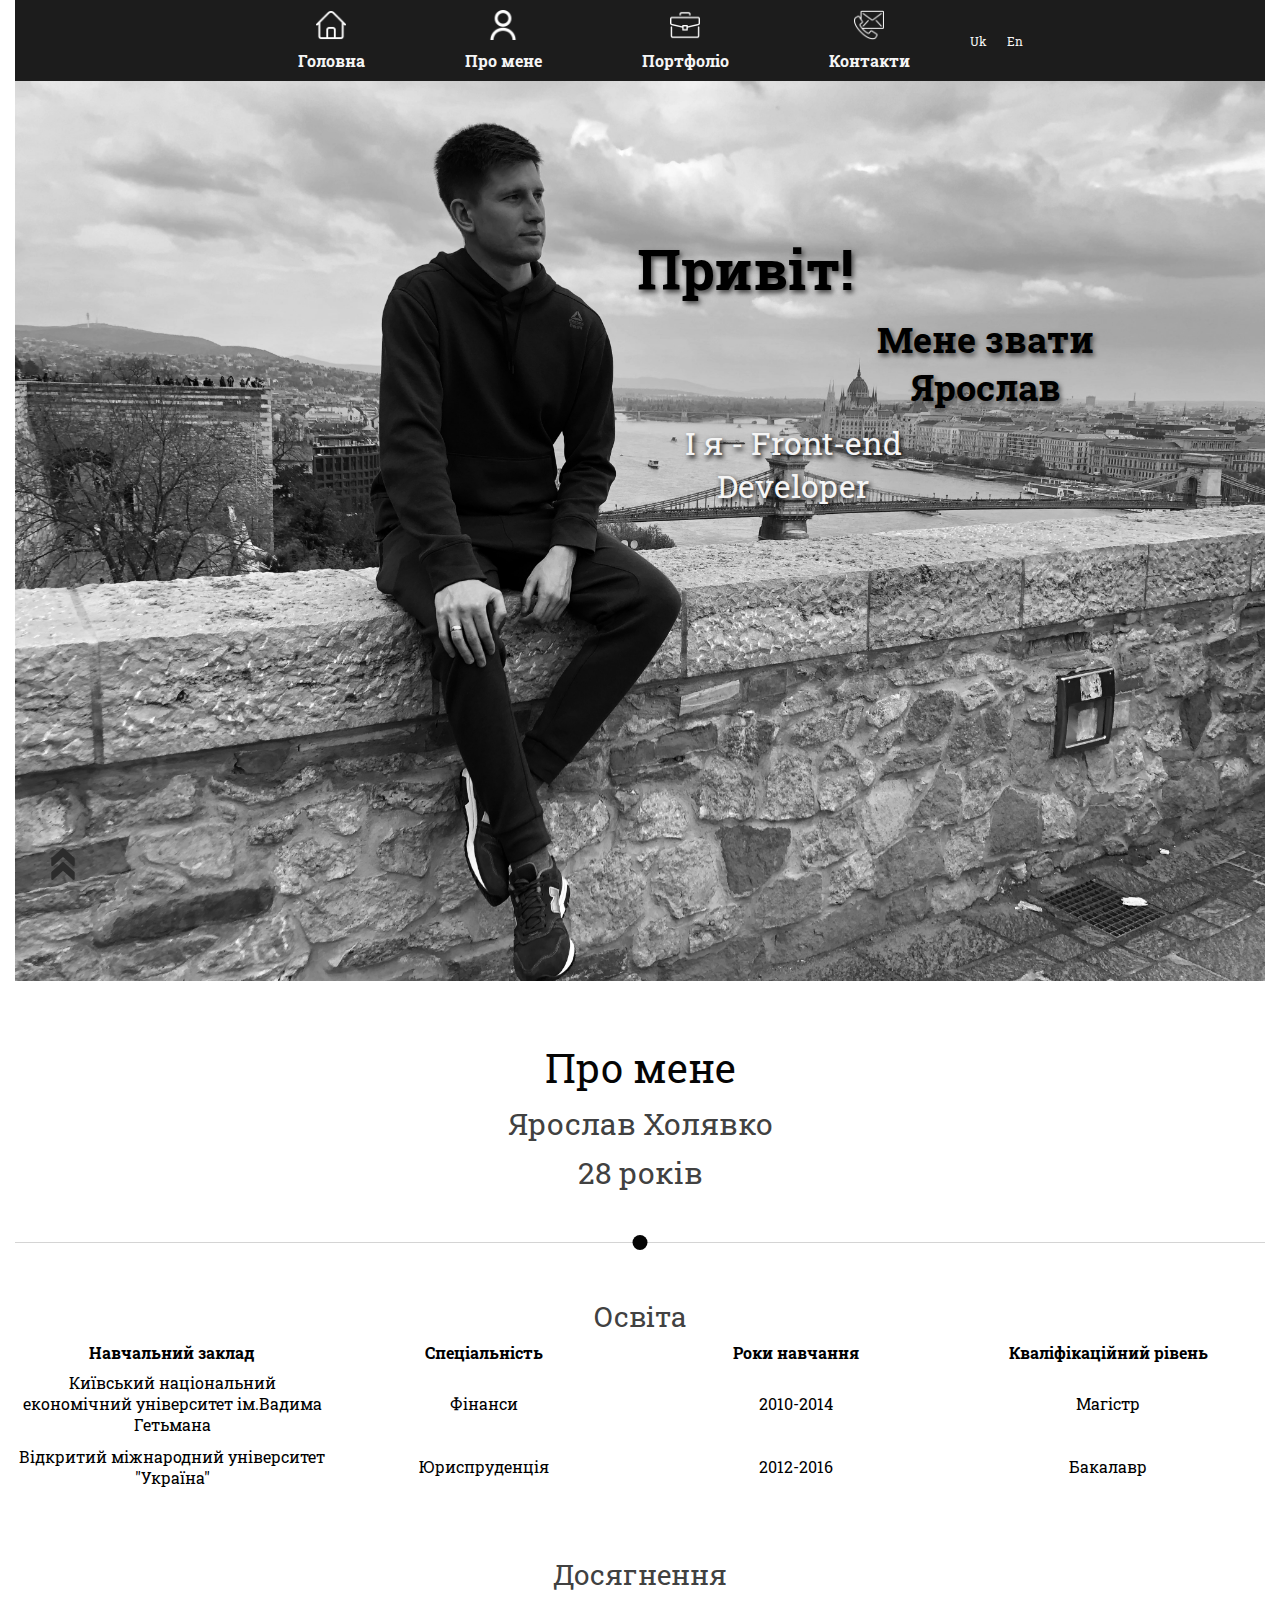
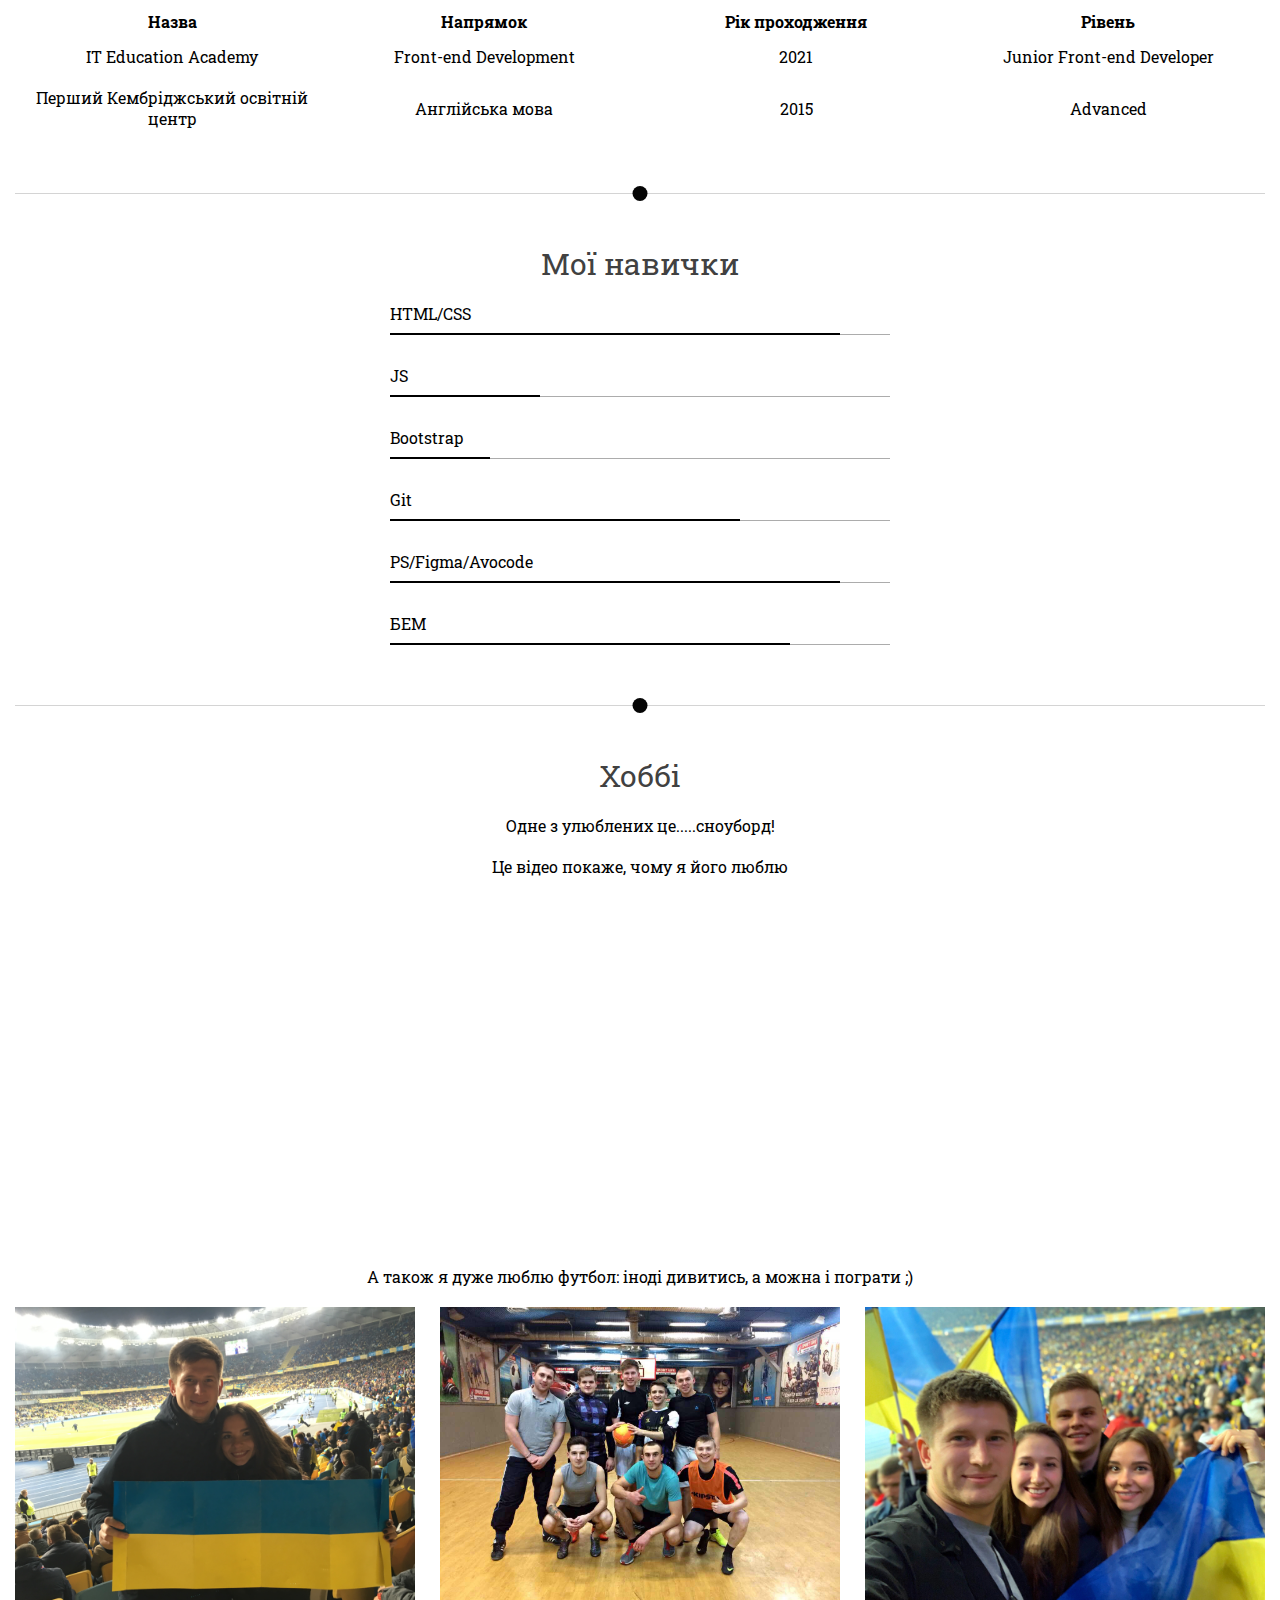
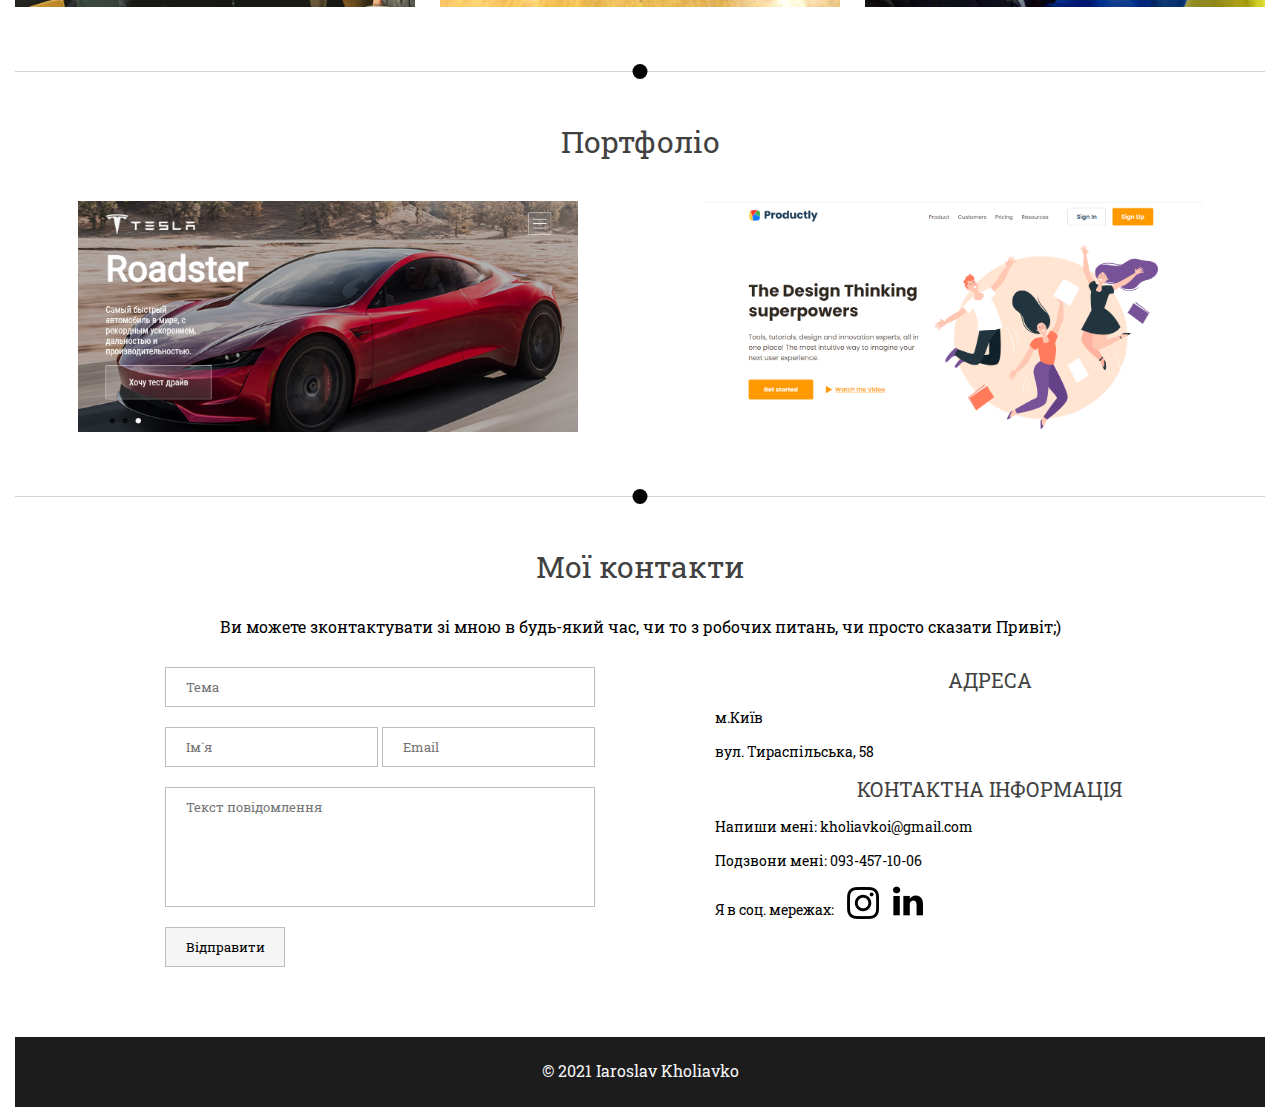
<file: index.html>
<!DOCTYPE html>
<html lang="en">
<head>
    <meta charset="UTF-8">
    <meta name="viewport" content="width=device-width, initial-scale=1.0">
    <title>Ярослав Холявко. Front-end Developer</title>
    <link rel="preconnect" href="https://fonts.gstatic.com">
    <link href="https://fonts.googleapis.com/css2?family=Roboto+Slab:wght@400;700&display=swap" rel="stylesheet">
    <link rel="stylesheet" href="style.css">
    <link rel="stylesheet" href="media.css">
</head>
<body>
    <header class="header" id="top">
        <div class="container">
            <div class="header__menu">
                <ul>
                    <li>
                        <a href="#main"><img class="header__menu-img" src="images/main.png" alt="main"><span>Головна</span></a>
                    </li>
                    <li>
                        <a href="#about"><img class="header__menu-img" src="images/about-me.png" alt="about-me"><span>Про мене</span></a>
                    </li>
                    <li>
                        <a href="#portfolio"><img class="header__menu-img" src="images/portfolio.png" alt="portfolio"><span>Портфоліо</span></a>
                    </li>
                    <li>
                        <a href="#contacts"><img class="header__menu-img" src="images/contact.png" alt="contacts"><span>Контакти</span></a>
                    </li>
                </ul>
                <div class="header__menu-lang">
                    <a href="./index.html">Uk</a>
                    <a href="./index-eng.html">En</a>
                </div>
            </div>
            
        </div>
    </header>
    <section class="main"  id="main">
        <div class="container">
            <div class="main__info">
                <div class="main__info-text">
                    <h1>Привіт!</h1>
                    <h2>Мене звати Ярослав</h2>
                    <p>І я - Front-end Developer</p>
                </div>
            </div>
        </div>
    </section>
    <section class="about-me">
        <div class="container">
            <div class="about-me__info">
                <div class="about-me__info-name">
                   <span id="about">Про мене</span>
                   <span>Ярослав Холявко</span>
                   <span>28 років</span>
                </div>
                <div class="about-me__info-education">
                    <table>
                       <tr>
                           <th class="educ" colspan="4">Освіта</th>
                       </tr>
                       <tr>
                           <th>Навчальний заклад</th>
                           <th>Спеціальність</th>
                           <th>Роки навчання</th>
                           <th>Кваліфікаційний рівень</th>
                       </tr>
                       <tr>
                           <td>Київський національний економічний університет ім.Вадима Гетьмана</td>
                           <td>Фінанси</td>
                           <td>2010-2014</td>
                           <td>Магістр</td>
                       </tr>
                        <tr>
                            <td>Відкритий міжнародний університет "Україна"</td>
                            <td>Юриспруденція</td>
                            <td>2012-2016</td>
                            <td>Бакалавр</td>
                        </tr>
                    </table>
                    <table>
                       <tr>
                           <th class="educ"colspan="4">Досягнення</th>
                       </tr>
                       <tr>
                           <th>Назва</th>
                           <th>Напрямок</th>
                           <th>Рік проходження</th>
                           <th>Рівень</th>
                       </tr>
                       <tr>
                           <td>IT Education Academy</td>
                           <td>Front-end Development</td>
                           <td>2021</td>
                           <td>Junior Front-end Developer</td>
                       </tr>
                        <tr>
                            <td>Перший Кембріджський освітній центр</td>
                            <td>Англійська мова</td>
                            <td>2015</td>
                            <td>Advanced</td>
                        </tr>
                    </table>
               </div>
               <div class="about-me__info-skills">
                    <span>Мої навички</span>
                    <ul class="about-me__info-skills__block">
                       <li class="about-me__info-skills__block-item html-css">HTML/CSS</li>
                       <li class="about-me__info-skills__block-item js">JS</li>
                       <li class="about-me__info-skills__block-item bs">Bootstrap</li>
                       <li class="about-me__info-skills__block-item git">Git</li>
                       <li class="about-me__info-skills__block-item pfa">PS/Figma/Avocode</li>
                       <li class="about-me__info-skills__block-item bem">БЕМ</li>
                    </ul>
               </div>
                <div class="about-me__info-hobby">
                    <div class="about-me__info-hobby-text">
                        <span>Хоббі</span>
                        <p>Одне з улюблених це.....сноуборд!</p>
                        <p>Це відео покаже, чому я його люблю</p>
                    </div>
                    <div class="about-me__info-hobby-video">
                        <iframe width="660" height="315" src="https://www.youtube.com/embed/fcH6beWA3vE" frameborder="0"
                        allow="accelerometer; autoplay; clipboard-write; encrypted-media; gyroscope; picture-in-picture"
                        allowfullscreen></iframe>
                    </div>
                    <div class="about-me__info-hobby__football">
                        <p>А також я дуже люблю футбол: іноді дивитись, а можна і пограти ;)</p>
                        <div class="about-me__info-hobby__football-photo">
                            <div class="about-me__info-hobby__football-photo-item"><img src="images/foot1.JPG" alt="photo"></div>
                            <div class="about-me__info-hobby__football-photo-item"><img src="images/foot2.JPG" alt="photo"></div>
                            <div class="about-me__info-hobby__football-photo-item"><img src="images/foot3.JPG" alt="photo"></div>
                        </div>
                    </div>
                </div>
            </div>
        </div>
    </section>
    <section class="portfolio" id="portfolio">
        <div class="container">
            <div class="portfolio__block">
                <span>Портфоліо</span>
                <div class="portfolio__block-exmpl">
                    <div class="portfolio__block-exmpl-item"><a target="blank" href="../Tesla/index.html"><img src="images/tesla.png" alt=""></a></div>
                    <div class="portfolio__block-exmpl-item"><a target="blank" href="../productly/start/index.html"><img src="images/productly.png" alt=""></a></div>
                </div>
            </div>
        </div>
    </section>
    <section class="contacts" id="contacts">
        <div class="container">
            <div class="contacts__block">
                <span>Мої контакти</span>
                <p>Ви можете зконтактувати зі мною в будь-який час, чи то з робочих питань, чи просто сказати Привіт;)</p>
                <div class="contacts__block-info">
                    <div class="contacts__block-info__form">
                        <form method="GET">
                            <input class="contacts__block-info__form-theme" type="text" value="" name="theme" placeholder="Тема">
                            <div>
                                <input class="contacts__block-info__form-name" type="text" name="name" placeholder="Ім`я" value="">
                                <input class="contacts__block-info__form-email" type="text" name="email" placeholder="Email" value="">
                            </div>
                            <textarea class="contacts__block-info__form-message name="message" name="message" placeholder="Текст повідомлення"></textarea>
                            <input type="submit" name="submit" id="submit" value="Відправити">
                        </form>
                    </div>
                    <div class="contacts__block-info__text">
                        <div class="contacts__block-info__text-address">
                            <span>Адреса</span>
                            <p>м.Київ</p>
                            <p>вул. Тираспільська, 58</p>
                        </div>
                        <div class="contacts__block-info__text-info">
                            <span>Контактна інформація</span>
                            <p>
                                Напиши мені:
                                <a href="mailto:kholiavkoi@gmail.com">kholiavkoi@gmail.com</a>
                            </p>
                            <p> Подзвони мені:
                                <a href="tel:+380934571006">093-457-10-06</a>
                            </p>
                            <p> 
                                Я в соц. мережах:
                                <a class="instagram" href="https://www.instagram.com/i_kholiavko/" target="blank"></a>
                                <a class="linked" href="https://www.linkedin.com/in/%D1%8F%D1%80%D0%BE%D1%81%D0%BB%D0%B0%D0%B2-%D1%85%D0%BE%D0%BB%D1%8F%D0%B2%D0%BA%D0%BE-5310471bb/" target="blank"></a>
                            </p>
                        </div>
                    </div>
                </div>
            </div>
        </div>
    </section>
    <footer class="footer">
        <div class="container">
            <div class="footer-copy">
                &copy; 2021 Iaroslav Kholiavko
            </div>
        </div>
    </footer>
    <a href="#top"><button id="button"></button></a>
</body>
</html>
</file>
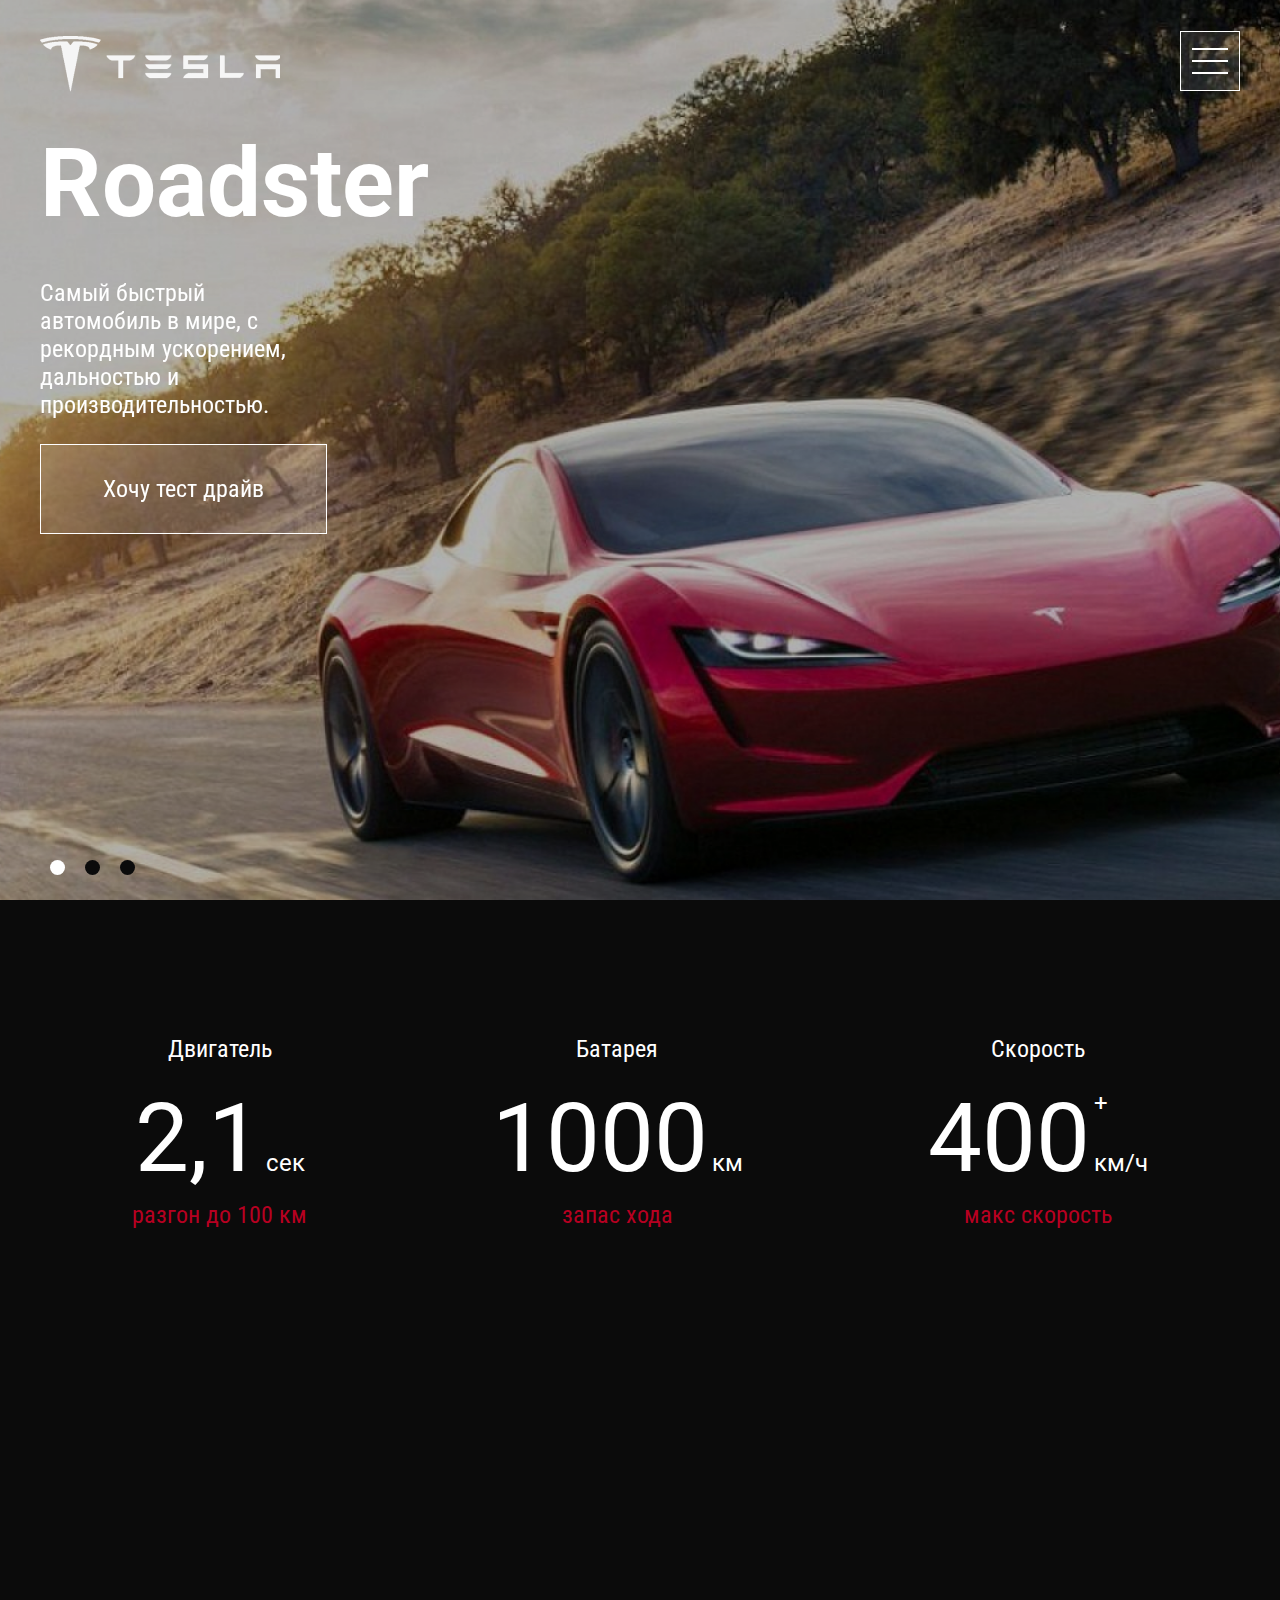
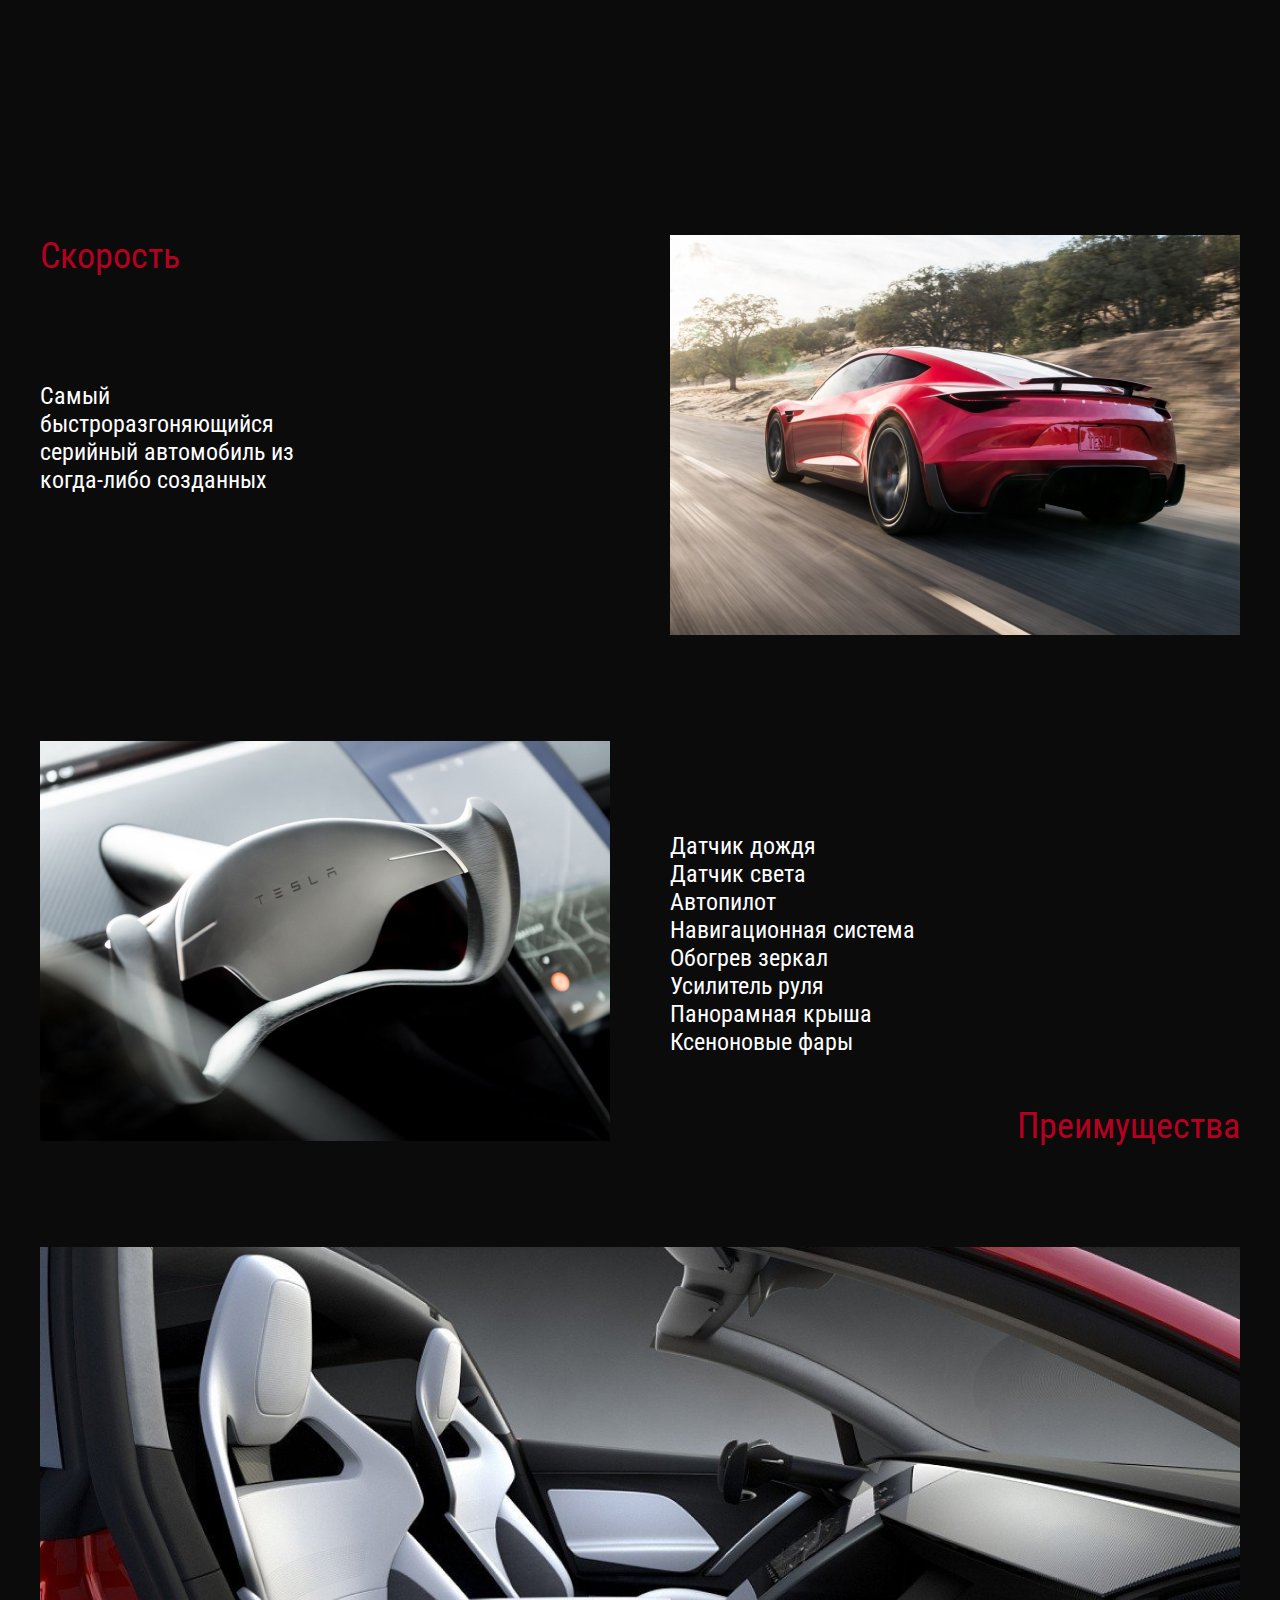
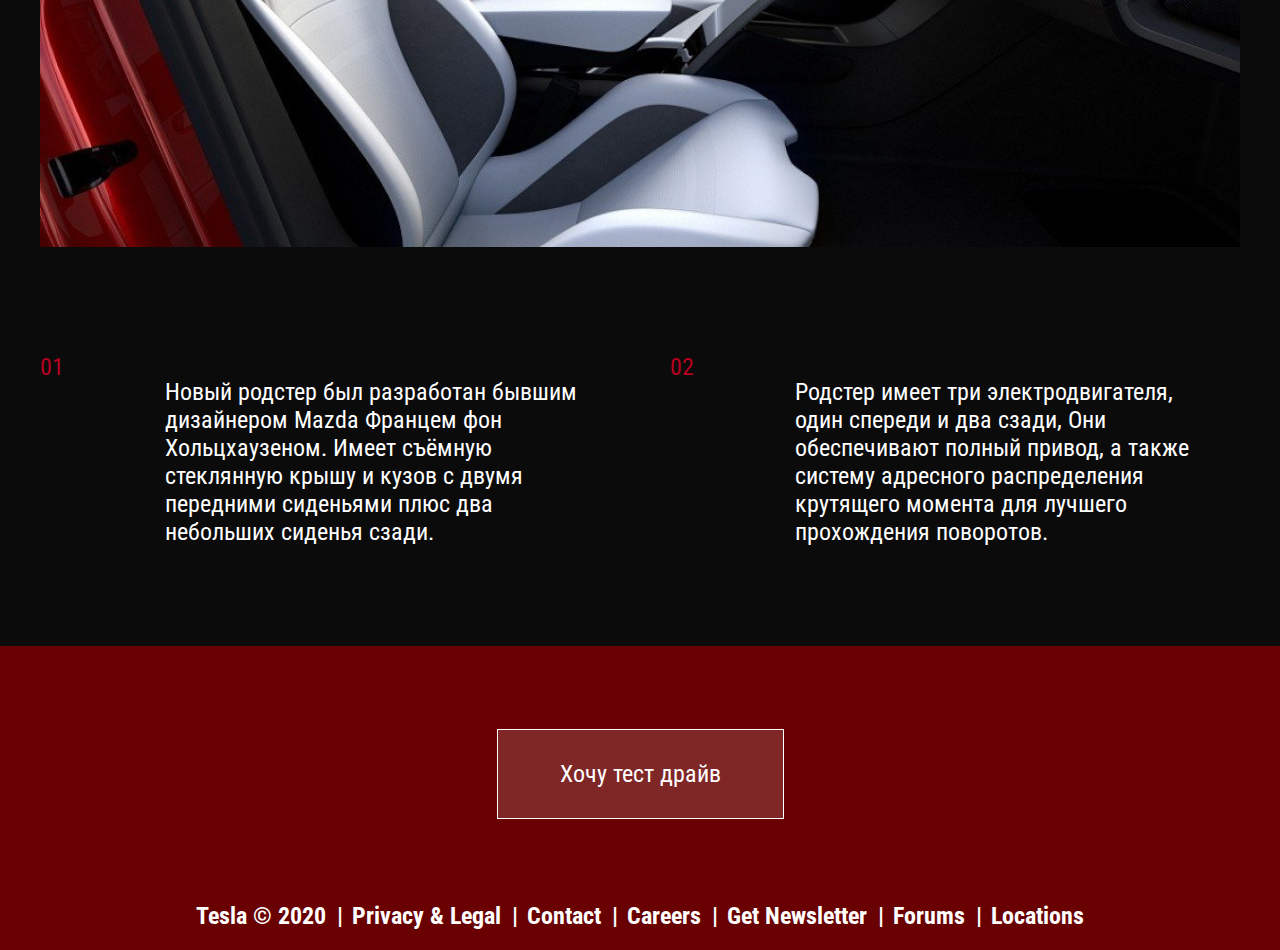
<file: Tesla/index.html>
<!DOCTYPE html>
<html lang="en">
<head>
  <meta charset="UTF-8">
  <meta name="viewport" content="width=device-width, initial-scale=1.0">
  <meta http-equiv="X-UA-Compatible" content="ie=edge">
  <title>Document</title>
  <link rel="preconnect" href="https://fonts.gstatic.com">
  <link href="https://fonts.googleapis.com/css2?family=Roboto&family=Roboto+Condensed:wght@400;700&display=swap"
    rel="stylesheet">
  <link rel="stylesheet" href="css/reset.css">
  <link rel="stylesheet" href="css/slick.css">
  <link rel="stylesheet" href="css/style.css">
  <link rel="stylesheet" href="css/media.css">
</head>
<body>
  
  <header class="header">
    <div class="container">
      <div class="header-top">
        <div class="logo">
          <a href="#">
            <img src="images/logo.png" alt="logo">
          </a>
        </div>
        <div class="header-btn">
          <div></div>
          <div></div>
          <div></div>
        </div>
      </div>
      <div class="header-content">
        <h1 class="header-content__title">
          Roadster
        </h1>
        <div class="header-content__text">
          Самый быстрый автомобиль в мире, с рекордным ускорением, дальностью и производительностью.
        </div>
        <a class="button" href="#" >
          Хочу тест драйв
        </a>
      </div>
    </div>
  </header>

  <nav class="menu">
    <div class="container container-menu">
      <div class="close-btn"></div>
      <div class="menu-list">
        <ul>
          <li><a href="#">Узнать цену</a></li>
          <li><a href="#">Характеристики</a></li>
          <li><a href="#">Тест Драйв</a></li>
          <li><a href="#">Новости</a></li>
          <li><a href="#">Контакты</a></li>
        </ul>
      </div>
    </div>
  </nav>

  <section class="slider-top">
    <div class="slider">
      <div class="slider__item" style="background-image: url(images/slide-1.jpg);"></div>
      <div class="slider__item" style="background-image: url(images/slide-2.jpg);"></div>
      <div class="slider__item" style="background-image: url(images/slide-3.jpg);" ></div>
    </div>
  </section>

  <section class="statistics">
    <div class="container">
      <div class="statistics-items">
        <div class="statistics-item">
          <div class="statistics-item__title">
            Двигатель
          </div>
          <div class="statistics-item__num">
            2,1 <span>сек</span>
          </div>
          <div class="statistics-item__descr">
            разгон до 100 км
          </div>
        </div>
        
        <div class="statistics-item">
          <div class="statistics-item__title">
            Батарея
          </div>
          <div class="statistics-item__num">
            1000 <span>км</span>
          </div>
          <div class="statistics-item__descr">
            запас хода
          </div>
        </div>
        
        <div class="statistics-item">
          <div class="statistics-item__title">
            Скорость
          </div>
          <div class="statistics-item__num statistics-item__num--speed">
            400 <span>км/ч</span>
          </div>
          <div class="statistics-item__descr">
            макс скорость
          </div>
        </div>
      </div>
    </div>
  </section>

  <section class="video">
    <div class="container">
      <iframe width="100%" height="400" src="https://www.youtube.com/embed/tw4jkyfY4HE" frameborder="0"
      allow="accelerometer; autoplay; clipboard-write; encrypted-media; gyroscope; picture-in-picture"
      allowfullscreen></iframe>
    </div>
  </section>

  <section class="advantages">
    <div class="container">
      <div class="advantages-inner">
        <div class="advantages-inner__row">

          <div class="advantages-deskr">
            <div class="advantages__title">
              Скорость
            </div>
            <div class="advantages__text">
              Самый
              быстроразгоняющийся
              серийный автомобиль
              из когда-либо созданных
            </div>
          </div>
          <div class="advantages__img">
            <img src="images/advantages-1.jpg" alt="">
          </div>
        </div>

        <div class="advantages-inner__row advantages-inner__row--mobile">
          <div class="advantages__img">
            <img src="images/advantages-2.jpg" alt="">
          </div>
          <div class="advantages-deskr">
            <div class="advantages__text">
              <ul>
                <li>Датчик дождя</li>
                <li>Датчик света</li>
                <li>Автопилот</li>
                <li>Навигационная система</li>
                <li>Обогрев зеркал</li>
                <li>Усилитель руля</li>
                <li>Панорамная крыша</li>
                <li>Ксеноновые фары</li>
              </ul>
            </div>
            <div class="advantages__title advantages__title--bottom">
              Преимущества
            </div>
          </div>
        </div>

      </div>
    </div>
  </section>

  <section class="design">
    <div class="container">
      <div class="design__images">
        <img src="images/design.jpg" alt="">
      </div>
      <div class="design-row">
        <div class="design-row__item">
          <div class="design-row__item-num">01</div>
          <div class="design-row__item-text">
            Новый родстер был разработан бывшим дизайнером Mazda Францем фон Хольцхаузеном.
            Имеет съёмную стеклянную крышу и кузов с двумя передними сиденьями плюс два небольших сиденья сзади.
        </div>
        </div>
        <div class="design-row__item">
          <div class="design-row__item-num">02</div>
          <div class="design-row__item-text">
            Родстер имеет три электродвигателя, один спереди и два сзади,
            Они обеспечивают полный привод, а также систему адресного распределения крутящего момента для лучшего прохождения
            поворотов.
          </div>
        </div>
      </div>
    </div>
  </section>

  <footer class="footer">
    <div class="container">
      <div class="footer-btn">
        <a class="button" href="#">
          Хочу тест драйв
        </a>
      </div>
      <div class="footer-copy">
        <ul>
          <li>Tesla © 2020</li>
          <li><a href="#">Privacy & Legal</a></li>
          <li><a href="#">Contact</a></li>
          <li><a href="#">Careers</a></li>
          <li><a href="#">Get Newsletter</a></li>
          <li><a href="#">Forums</a></li>
          <li><a href="#">Locations</a></li>
        </ul>
      </div>
    </div>
  </footer> 

  <script src="https://ajax.googleapis.com/ajax/libs/jquery/3.4.1/jquery.min.js"></script>
  <script src="js/slick.min.js"></script>
  <script src="js/main.js"></script>
</body>
</html>
</file>
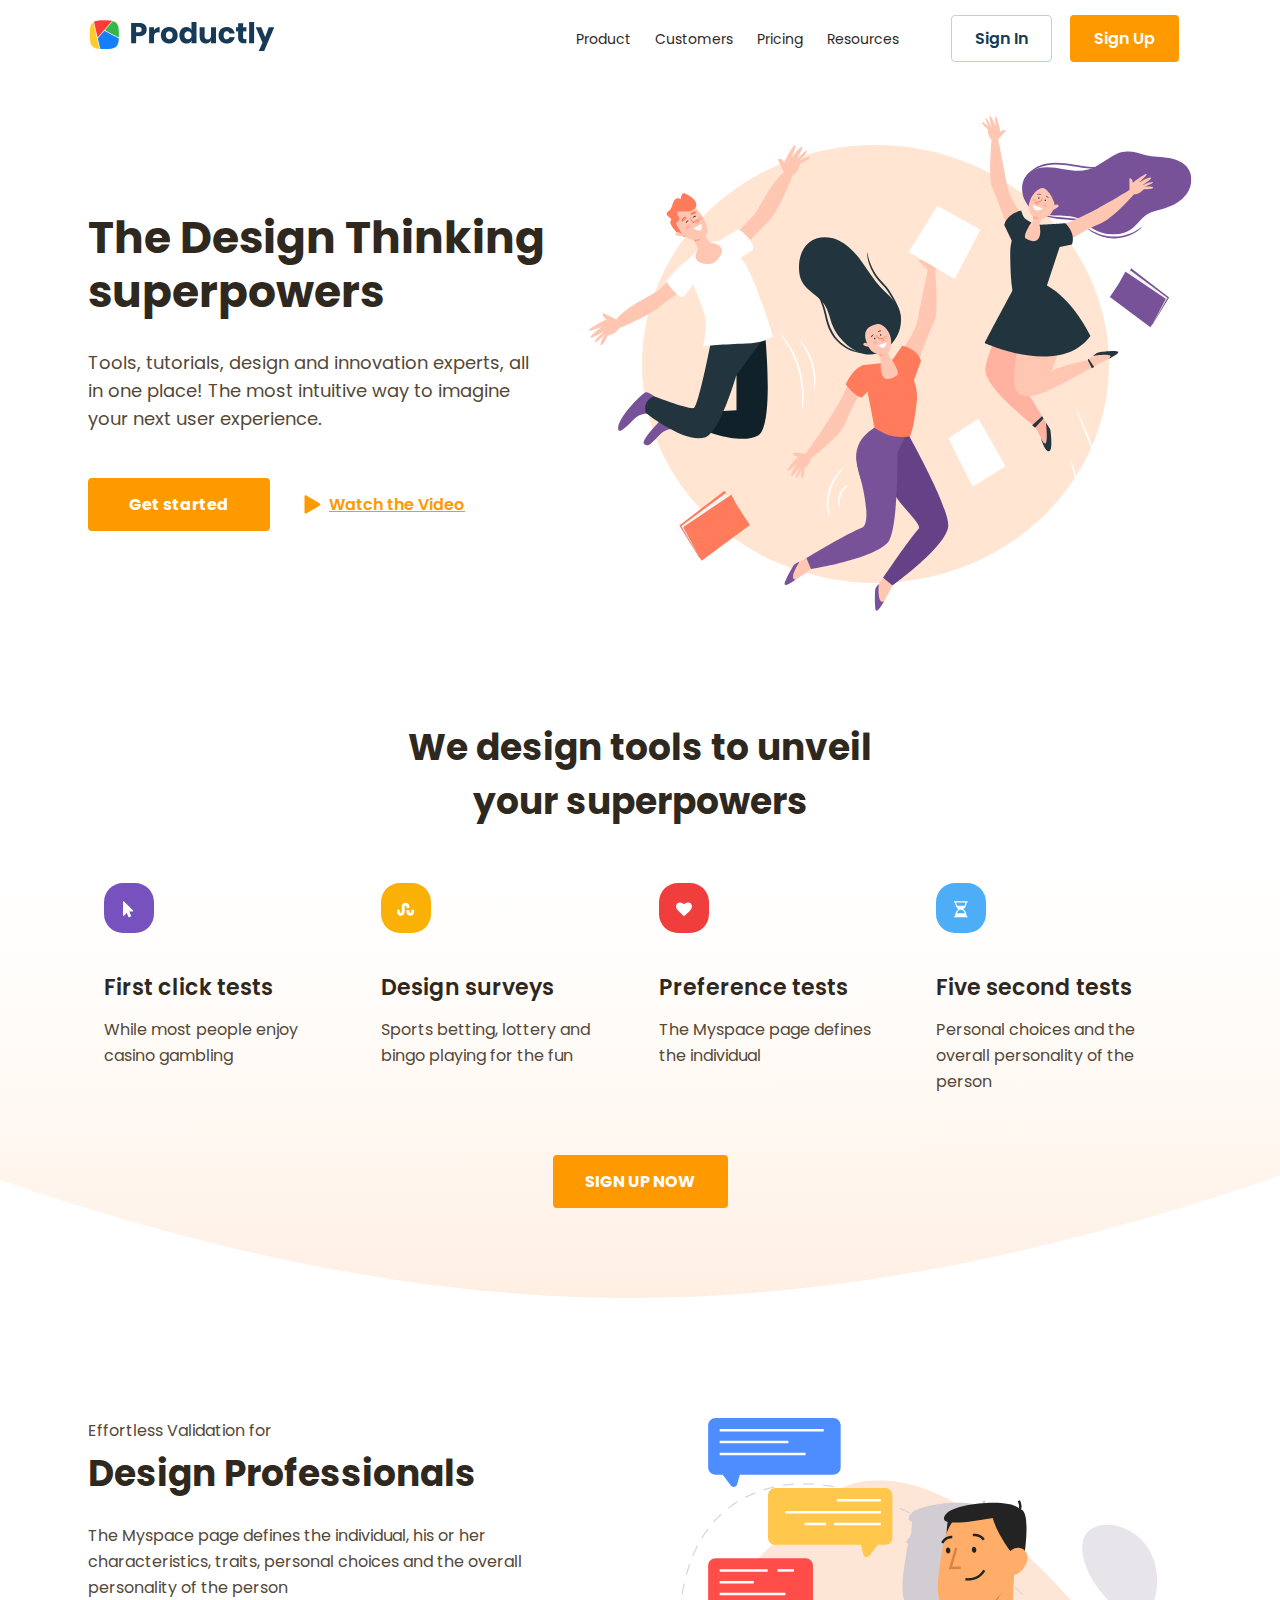
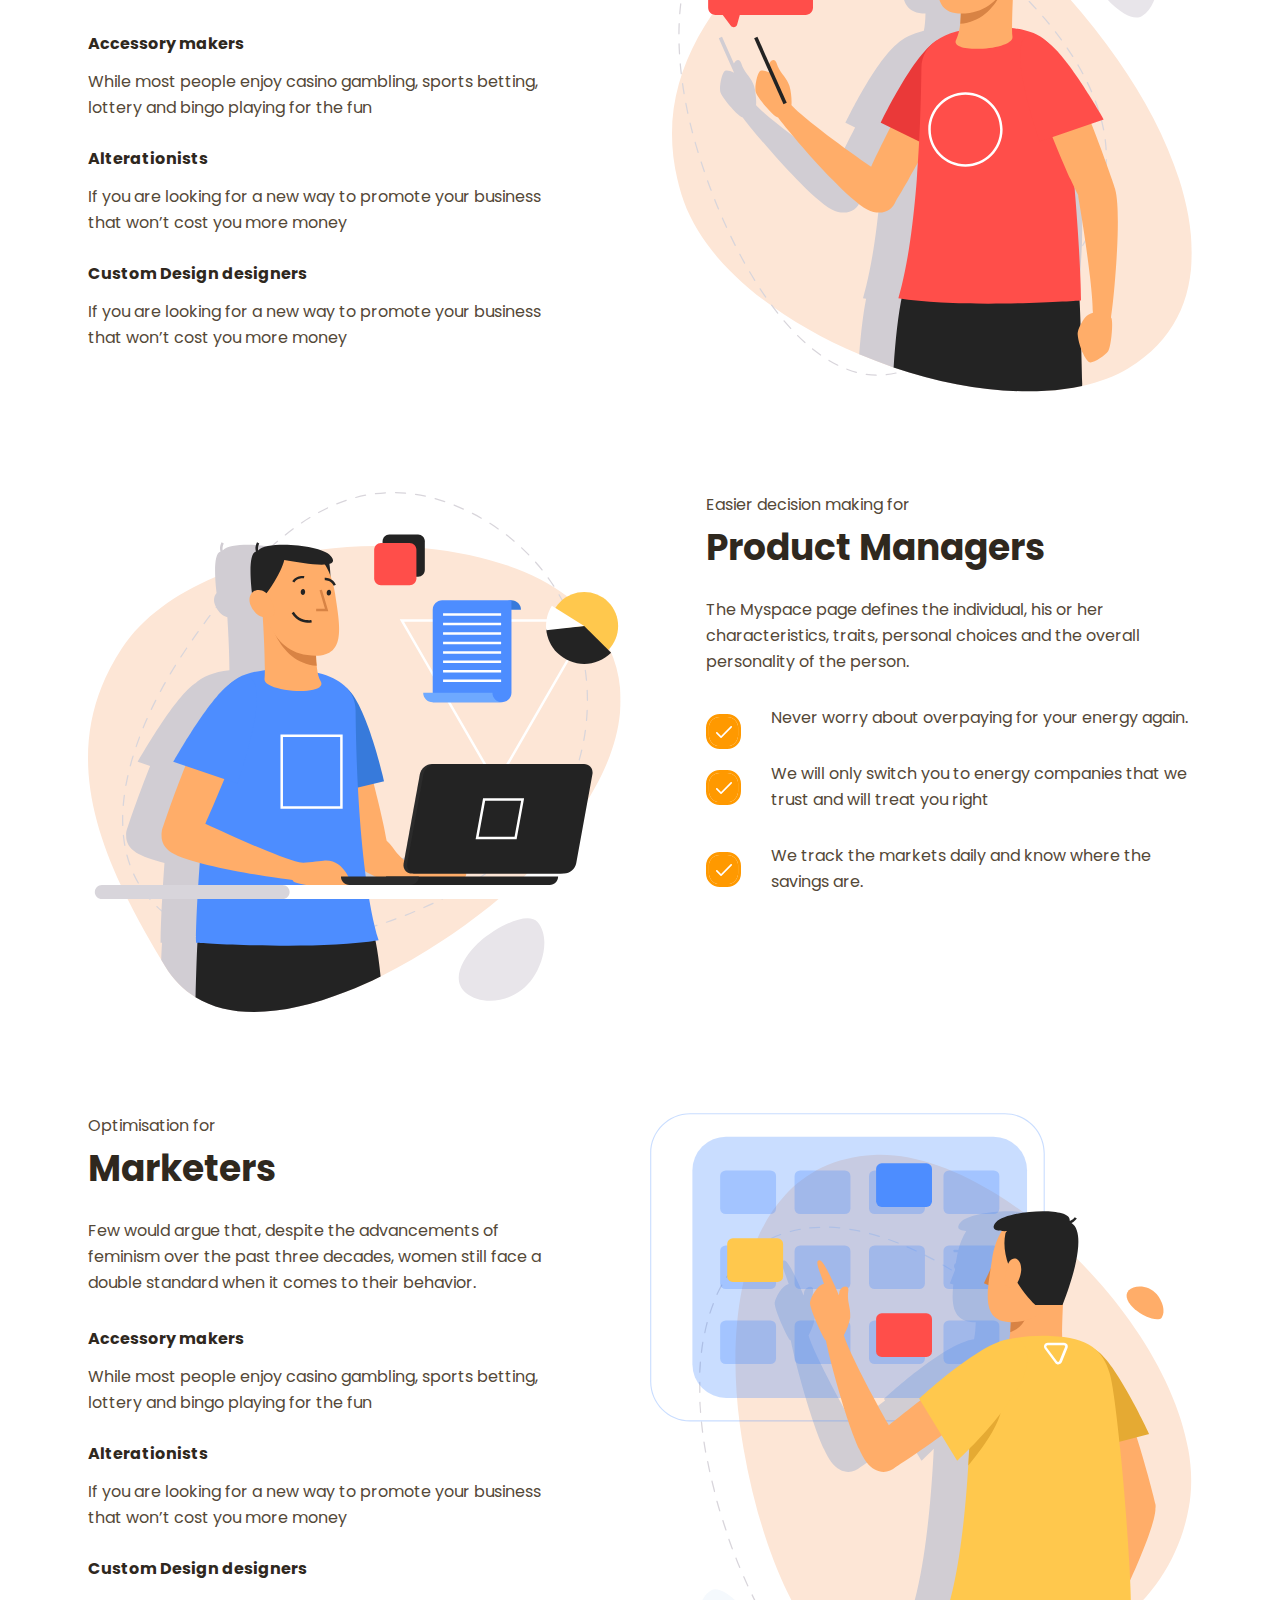
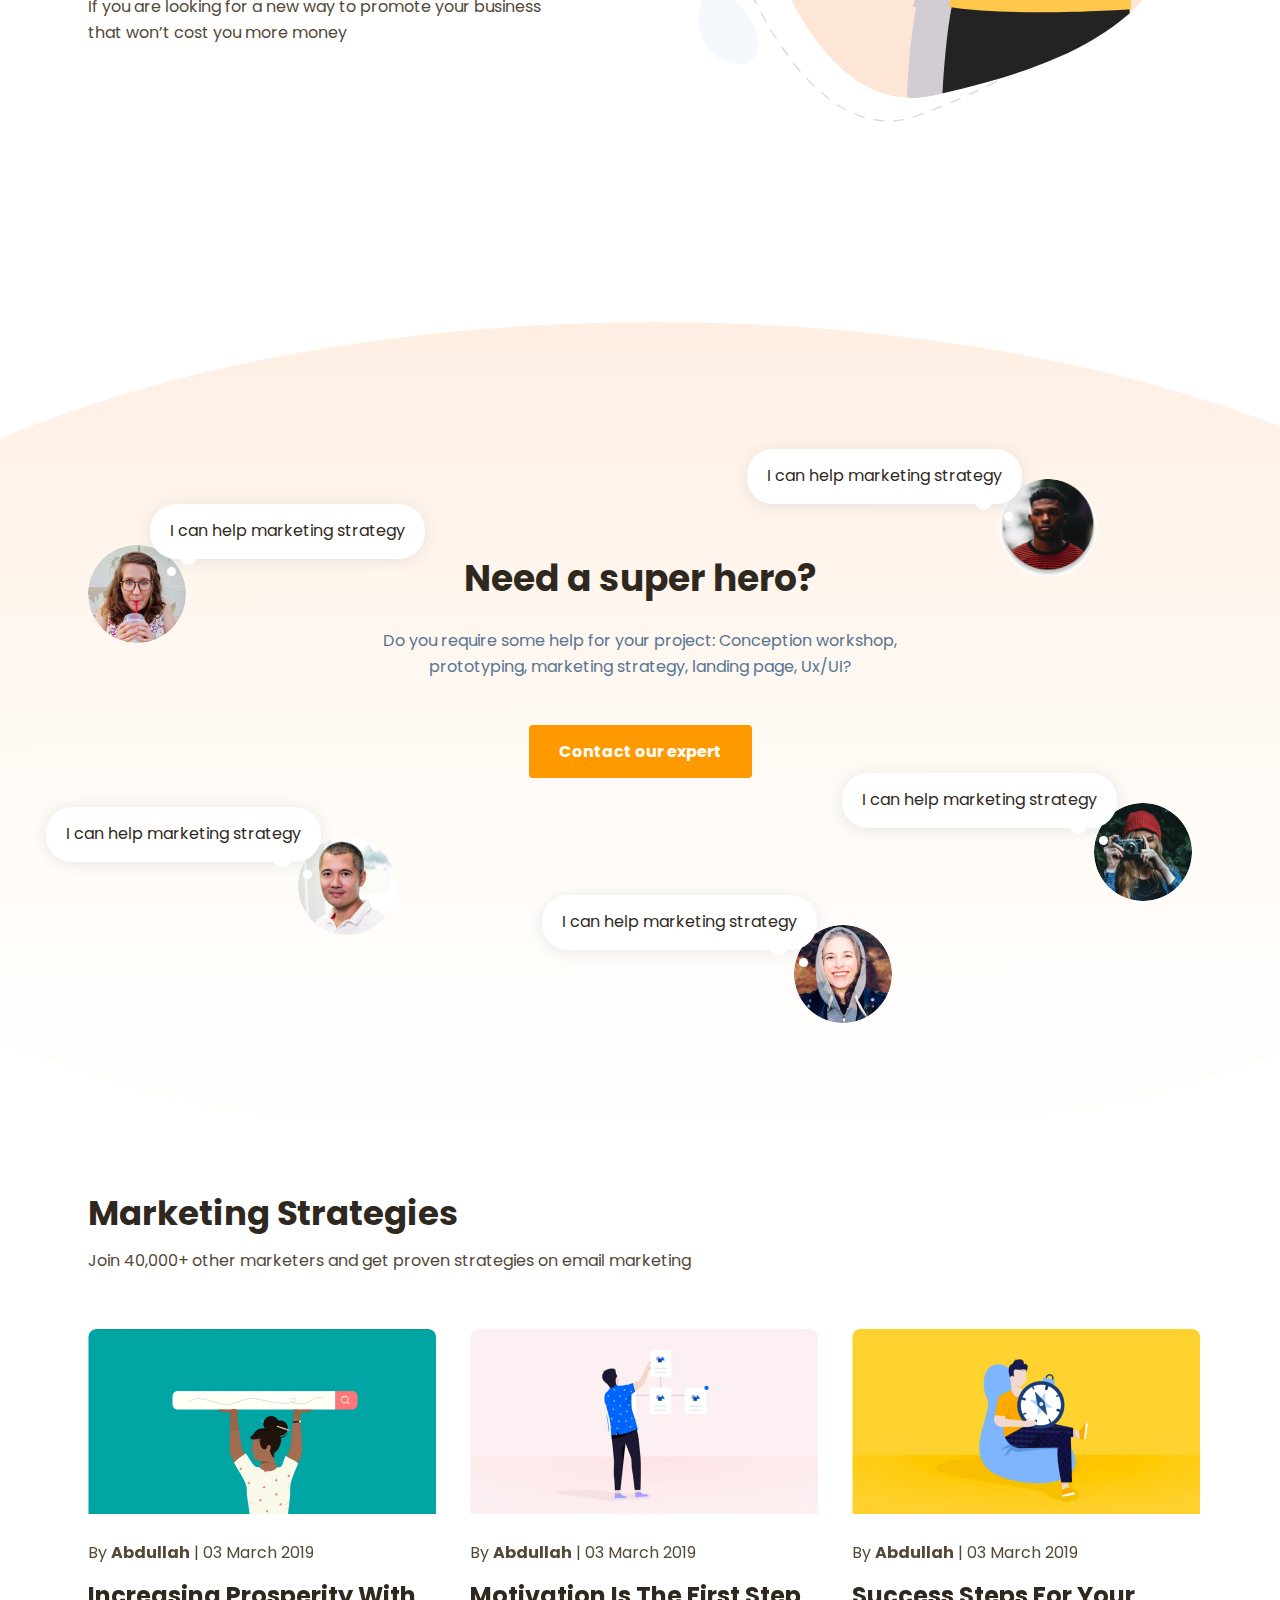
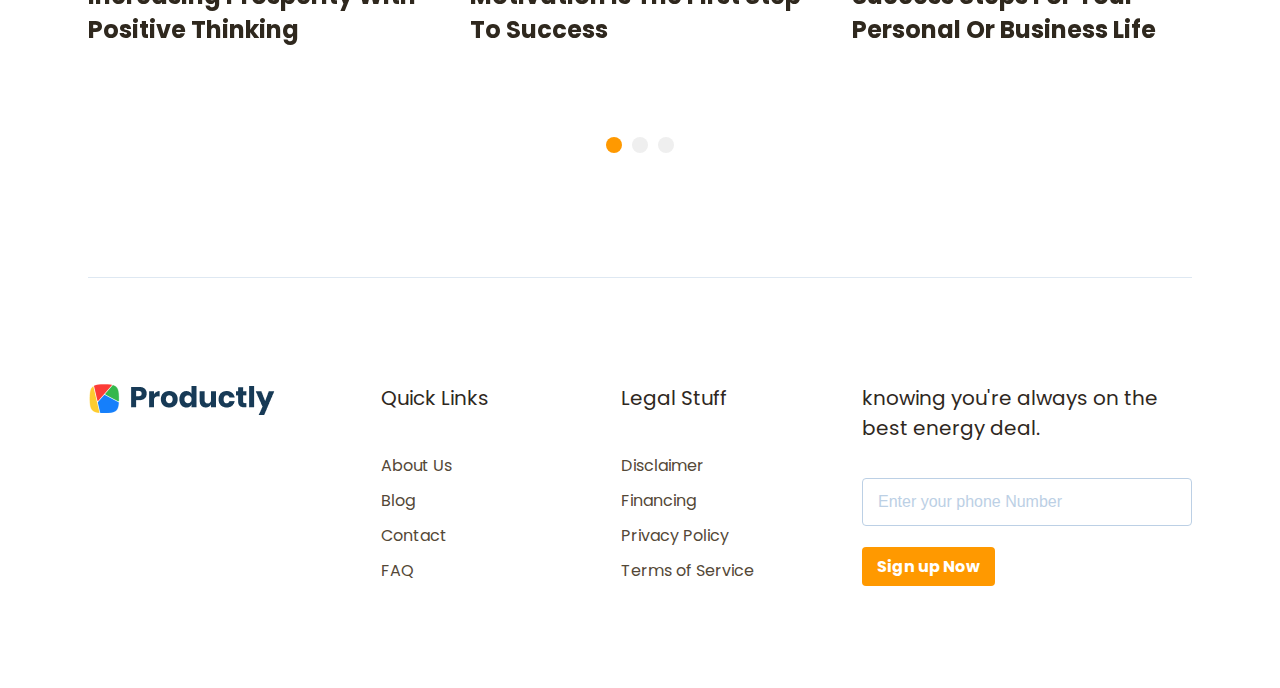
<file: productly/start/index.html>
<!DOCTYPE html>
<html lang="en">
<head>
  <meta charset="UTF-8">
  <meta name="viewport" content="width=device-width, initial-scale=1.0">
  <meta http-equiv="X-UA-Compatible" content="ie=edge">
  <title>Document</title>
  <link rel="preconnect" href="https://fonts.gstatic.com">
  <link href="https://fonts.googleapis.com/css2?family=Poppins:wght@400;500;600;700&display=swap" rel="stylesheet">
  <link rel="stylesheet" href="css/reset.css">
  <link rel="stylesheet" href="css/slick.css">
  <link rel="stylesheet" href="css/jquery.fancybox.css">
  <link rel="stylesheet" href="css/style.css">
  <link rel="stylesheet" href="css/media.css">
</head>
<body>
  
  <header class="header">
    <div class="container">
      <div class="header__inner">

        <a href="#" class="logo">
          <img class="logo__img" src="images/logo.png" alt="logo">
        </a>

        <nav class="menu">
          <div class="menu__btn">
            <span></span>
          </div>
          <ul class="menu__list">
            <li class="menu__list-item">
              <a class="menu__list-link" href="#">Product</a>
            </li>
            <li class="menu__list-item">
              <a class="menu__list-link" href="#">Customers</a>
            </li> 
            <li class="menu__list-item">
              <a class="menu__list-link" href="#">Pricing</a>
            </li>
            <li class="menu__list-item">
              <a class="menu__list-link" href="#">Resources</a>
            </li>
          </ul>
        </nav>
        <div class="user-nav">
          <a class="user-nav_link" href="#">Sign In</a>
          <a class="user-nav_link" href="#">Sign Up</a>
        </div>
   
      </div>
    </div>
  </header>

  <section class="top">
    <div class="container">
      <div class="top__inner">
      
      <h1 class="top__title title">
        The Design Thinking superpowers
      </h1>
      <p class="top__text">
          Tools, tutorials, design and innovation experts, all in one place! The most intuitive way to imagine your next user
          experience.
      </p>
      <button class="top__btn">Get started</button>
      <a class="top__link" href="#">Watch the Video</a>
      </div>
    </div>
  </section>

  <section class="tools">
      <h3 class="tools__title title">
          We design tools to unveil your superpowers
      </h3>
      <div class="tools__inner">
        <div class="container">
          <div class="tools__items">
              <div class="tools__item">
                <img class="tools__item-img" src="images/tools-1.svg" alt="tools img">
                <h5 class="tools__item-title title">First click tests</h5>
                <p class="tools__item-text">
                  While most people enjoy casino gambling
                </p>
              </div>

              <div class="tools__item">
                <img class="tools__item-img" src="images/tools-2.svg" alt="tools img">
                <h5 class="tools__item-title title">Design surveys</h5>
                <p class="tools__item-text">
                  Sports betting, lottery and bingo playing for the fun
                </p>
              </div>

              <div class="tools__item">
                <img class="tools__item-img" src="images/tools-3.svg" alt="tools img">
                <h5 class="tools__item-title title">Preference tests</h5>
                <p class="tools__item-text">
                  The Myspace page defines the individual
                </p>
              </div>

              <div class="tools__item">
                <img class="tools__item-img" src="images/tools-4.svg" alt="tools img">
                <h5 class="tools__item-title title">Five second tests</h5>
                <p class="tools__item-text">
                  Personal choices and the overall personality of the person
                </p>
              </div>
            </div>
          </div>
          <a class="tools__link" href="#">SIGN UP NOW</a>
        </div>
  </section>

  <section class="direction">
    <div class="container">
      <div class="direction__item">
        <div class="direction__item-content">
          <p class="direction__item-pretitle">
            Effortless Validation for
          </p>
          <h3 class="direction__item-title title">
            Design Professionals
          </h3>
          <p class="direction__item-titletext">
            The Myspace page defines the individual, his or her characteristics, traits, personal choices and the overall
          personality of the person
          </p>
          <h6 class="direction__item-subtitle title">
            Accessory makers
          </h6>
          <p class="direction__item-text">
            While most people enjoy casino gambling, sports betting, lottery and bingo playing for the fun
          </p>
          <h6 class="direction__item-subtitle title">
            Alterationists
          </h6>
          <p class="direction__item-text">
            If you are looking for a new way to promote your business that won’t cost you more money
          </p>
          <h6 class="direction__item-subtitle title">
            Custom Design designers
          </h6>
          <p class="direction__item-text">
            If you are looking for a new way to promote your business that won’t cost you more money
          </p>
        </div>
        <img class="direction__item-img" src="images/direction-1.svg" alt="Design Professionals images">
      </div>

      <div class="direction__item">
        <img class="direction__item-img" src="images/direction-2.svg" alt="Design Professionals images">
        <div class="direction__item-content">
          <p class="direction__item-pretitle">
            Easier decision making for
          </p>
          <h3 class="direction__item-title title">
            Product Managers
          </h3>
          <p class="direction__item-titletext">
            The Myspace page defines the individual, his or her characteristics, traits, personal choices and the overall
            personality of the person.
          </p>
          <ul class="direction__list">
            <li class="direction__list-item">
              Never worry about overpaying for your energy again.
            </li>
            <li class="direction__list-item">
              We will only switch you to energy companies that we trust and will treat you right  
            </li>
            <li class="direction__list-item">
              We track the markets daily and know where the savings are.
            </li>
          </ul>
        </div>    
      </div>

      <div class="direction__item">
        <div class="direction__item-content">
          <p class="direction__item-pretitle">
            Optimisation for
          </p>
          <h3 class="direction__item-title title">
            Marketers
          </h3>
          <p class="direction__item-titletext">
            Few would argue that, despite the advancements of feminism over the past three decades, women still face a double
            standard when it comes to their behavior.
          </p>
          <h6 class="direction__item-subtitle title">
            Accessory makers
          </h6>
          <p class="direction__item-text">
            While most people enjoy casino gambling, sports betting, lottery and bingo playing for the fun
          </p>
          <h6 class="direction__item-subtitle title">
            Alterationists
          </h6>
          <p class="direction__item-text">
            If you are looking for a new way to promote your business that won’t cost you more money
          </p>
          <h6 class="direction__item-subtitle title">
            Custom Design designers
          </h6>
          <p class="direction__item-text">
            If you are looking for a new way to promote your business that won’t cost you more money
          </p>
        </div>
        <img class="direction__item-img" src="images/direction-3.svg" alt="Design Professionals images">
      </div>
    </div>
  </section>

  <section class="team">
    <div class="container">
      <div class="team__inner">
        <div class="team__item team__item-1">
          <img class="team__item-img" src="images/team-1.jpg" alt="name">
          <p class="team__item-text team__item-text--right">
            I can help marketing strategy
          </p>
        </div>

        <div class="team__item team__item-2">
          <img class="team__item-img" src="images/team-2.jpg" alt="name">
          <p class="team__item-text team__item-text--left">
            I can help marketing strategy
          </p>
        </div>

        <div class="team__item team__item-3">
          <img class="team__item-img" src="images/team-3.jpg" alt="name">
          <p class="team__item-text team__item-text--right">
            I can help marketing strategy
          </p>
        </div>

        <div class="team__item team__item-4">
          <img class="team__item-img" src="images/team-4.jpg" alt="name">
          <p class="team__item-text team__item-text--right">
            I can help marketing strategy
          </p>
        </div>

        <div class="team__item team__item-5">
          <img class="team__item-img" src="images/team-5.jpg" alt="name">
          <p class="team__item-text team__item-text--right">
            I can help marketing strategy
          </p>
        </div>

        <div class="team__box">
          <h3 class="team__title title">
            Need a super hero?
          </h3>
          <p class="team__text">
            Do you require some help for your project: Conception workshop,
            prototyping, marketing strategy, landing page, Ux/UI?
          </p>
          <button class="team__btn">
            Contact our expert
          </button>
        </div>
      </div>
    </div>
  </section>

  <section class="blog">
    <div class="container">
      <h3 class="blog__title title">
        Marketing Strategies
      </h3>
      <p class="blog__text">
        Join 40,000+ other marketers and get proven strategies on email marketing
      </p>
      <div class="slider">
        <div class="slider__item">
          <img class="slider__item-img" src="images/blog-1.jpg" alt="blog images" >
          <div class="slider__item-info">
            By <a class="slider__item-author" href="#">Abdullah</a>  | 03 March 2019
          </div>
          <a class="slider__item-title title" href="#">
            Increasing Prosperity With Positive Thinking
          </a>
        </div>

        <div class="slider__item">
          <img class="slider__item-img" src="images/blog-2.jpg" alt="blog images">
          <div class="slider__item-info">
            By <a class="slider__item-author" href="#">Abdullah</a> | 03 March 2019
          </div>
          <a class="slider__item-title title" href="#">
            Motivation Is The First Step To Success
          </a>
        </div>

        <div class="slider__item">
          <img class="slider__item-img" src="images/blog-3.jpg" alt="blog images">
          <div class="slider__item-info">
            By <a class="slider__item-author" href="#">Abdullah</a> | 03 March 2019
          </div>
          <a class="slider__item-title title" href="#">
            Success Steps For Your Personal Or Business Life
          </a>
        </div>

        <div class="slider__item">
          <img class="slider__item-img" src="images/blog-1.jpg" alt="blog images">
          <div class="slider__item-info">
            By <a class="slider__item-author" href="#">Abdullah</a> | 03 March 2019
          </div>
          <a class="slider__item-title title" href="#">
            Increasing Prosperity With Positive Thinking
          </a>
        </div>
        
        <div class="slider__item">
          <img class="slider__item-img" src="images/blog-2.jpg" alt="blog images">
          <div class="slider__item-info">
            By <a class="slider__item-author" href="#">Abdullah</a> | 03 March 2019
          </div>
          <a class="slider__item-title title" href="#">
            Motivation Is The First Step To Success
          </a>
        </div>
        
        <div class="slider__item">
          <img class="slider__item-img" src="images/blog-3.jpg" alt="blog images">
          <div class="slider__item-info">
            By <a class="slider__item-author" href="#">Abdullah</a> | 03 March 2019
          </div>
          <a class="slider__item-title title" href="#">
            Success Steps For Your Personal Or Business Life
          </a>
        </div>
        <div class="slider__item">
          <img class="slider__item-img" src="images/blog-1.jpg" alt="blog images">
          <div class="slider__item-info">
            By <a class="slider__item-author" href="#">Abdullah</a> | 03 March 2019
          </div>
          <a class="slider__item-title title" href="#">
            Increasing Prosperity With Positive Thinking
          </a>
        </div>
        
        <div class="slider__item">
          <img class="slider__item-img" src="images/blog-2.jpg" alt="blog images">
          <div class="slider__item-info">
            By <a class="slider__item-author" href="#">Abdullah</a> | 03 March 2019
          </div>
          <a class="slider__item-title title" href="#">
            Motivation Is The First Step To Success
          </a>
        </div>
        
        <div class="slider__item">
          <img class="slider__item-img" src="images/blog-3.jpg" alt="blog images">
          <div class="slider__item-info">
            By <a class="slider__item-author" href="#">Abdullah</a> | 03 March 2019
          </div>
          <a class="slider__item-title title" href="#">
            Success Steps For Your Personal Or Business Life
          </a>
        </div>
      </div>
    </div>
  </section>

  <footer class="footer">
    <div class="container">
      <div class="footer__inner">
        <a href="#" class="logo">
          <img class="logo__img" src="images/logo.png" alt="logo">
        </a>
        <div class="footer__menu">
          <h6 class="footer__menu-title">
            Quick Links
          </h6>
          <ul class="footer__list">
            <li class="footer__menu-item">
              <a class="footer__menu-link" href="#" >
                About Us
              </a>
            </li>
  
            <li class="footer__menu-item">
              <a class="footer__menu-link" href="#">
                Blog
              </a>
            </li>
  
            <li class="footer__menu-item">
              <a class="footer__menu-link" href="#">
                Contact
              </a>
            </li>
  
            <li class="footer__menu-item">
              <a class="footer__menu-link" href="#">
                FAQ
              </a>
            </li>
          </ul>
        </div>

        <div class="footer__menu">
          <h6 class="footer__menu-title">
            Legal Stuff
          </h6>
          <ul class="footer__list">
            <li class="footer__menu-item">
              <a class="footer__menu-link" href="#">
                Disclaimer
              </a>
            </li>
          
            <li class="footer__menu-item">
              <a class="footer__menu-link" href="#">
                Financing
              </a>
            </li>
          
            <li class="footer__menu-item">
              <a class="footer__menu-link" href="#">
                Privacy Policy
              </a>
            </li>
          
            <li class="footer__menu-item">
              <a class="footer__menu-link" href="#">
                Terms of Service
              </a>
            </li>
          </ul>
        </div>
        <form  class="footer__form" action="#">
          <p class="footer__form-text">
            knowing you're always on the best energy deal.
          </p>
          <input class="footer__form-input" type="text" placeholder="Enter your phone Number">
          <button class="footer__form-btn" type="submit">Sign up Now</button>
        </form>

      </div>
    </div>
  </footer> 


  <script src="https://ajax.googleapis.com/ajax/libs/jquery/3.4.1/jquery.min.js"></script>
  <script src="js/slick.min.js"></script>
  <script src="js/jquery.fancybox.min.js"></script>
  <script src="js/main.js"></script>
</body>

</html>
</file>
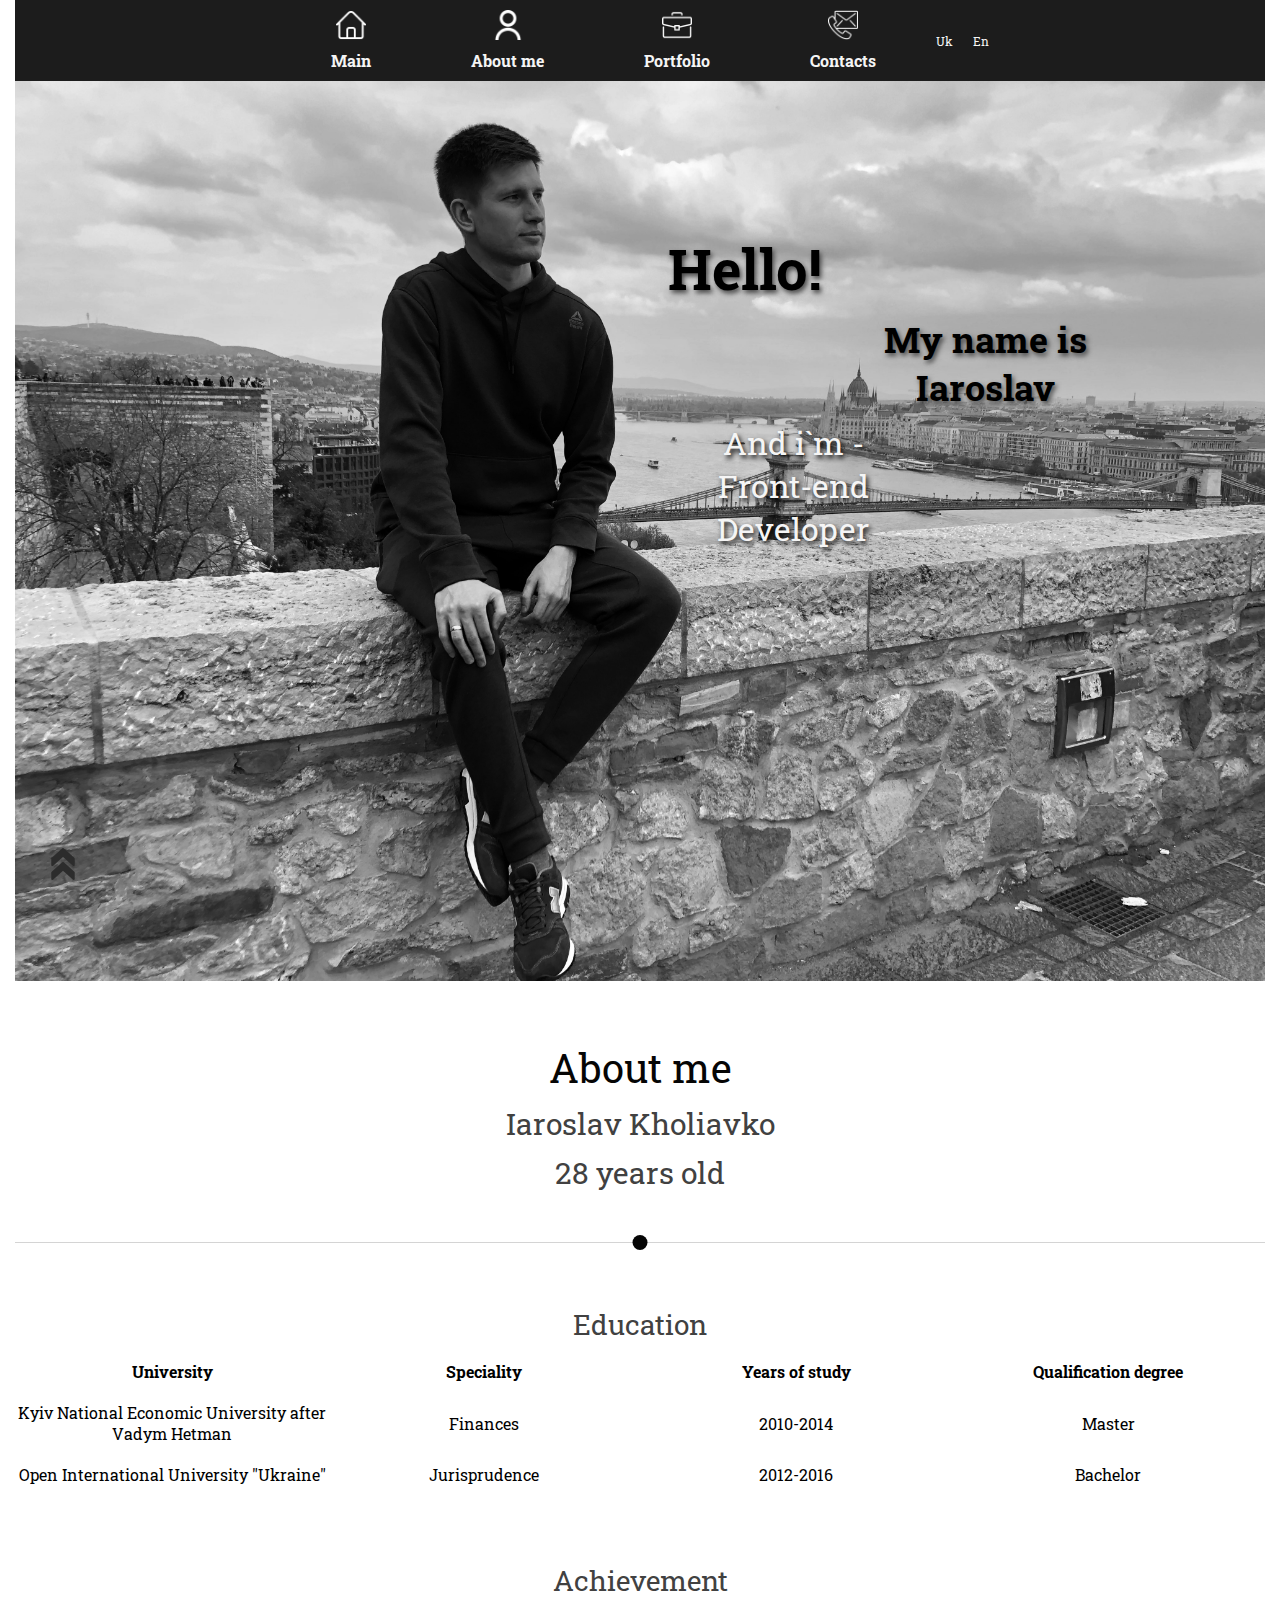
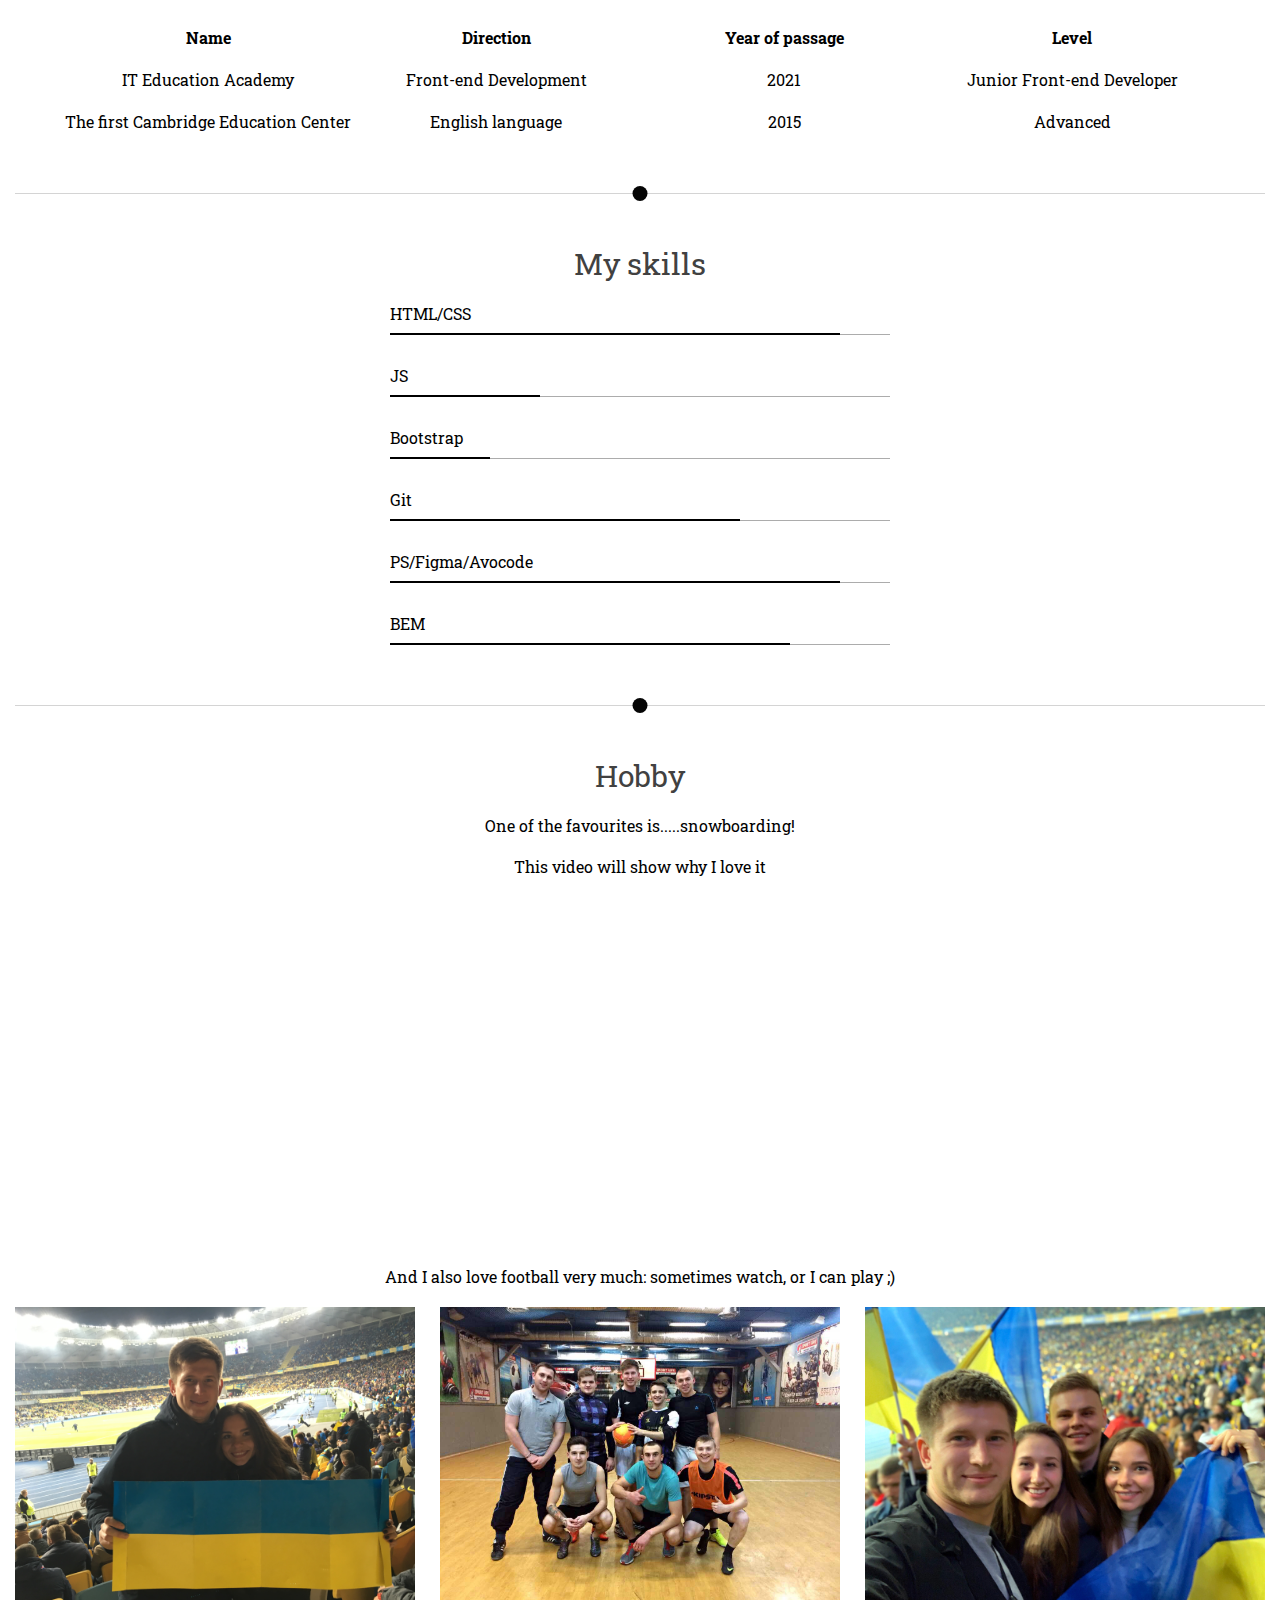
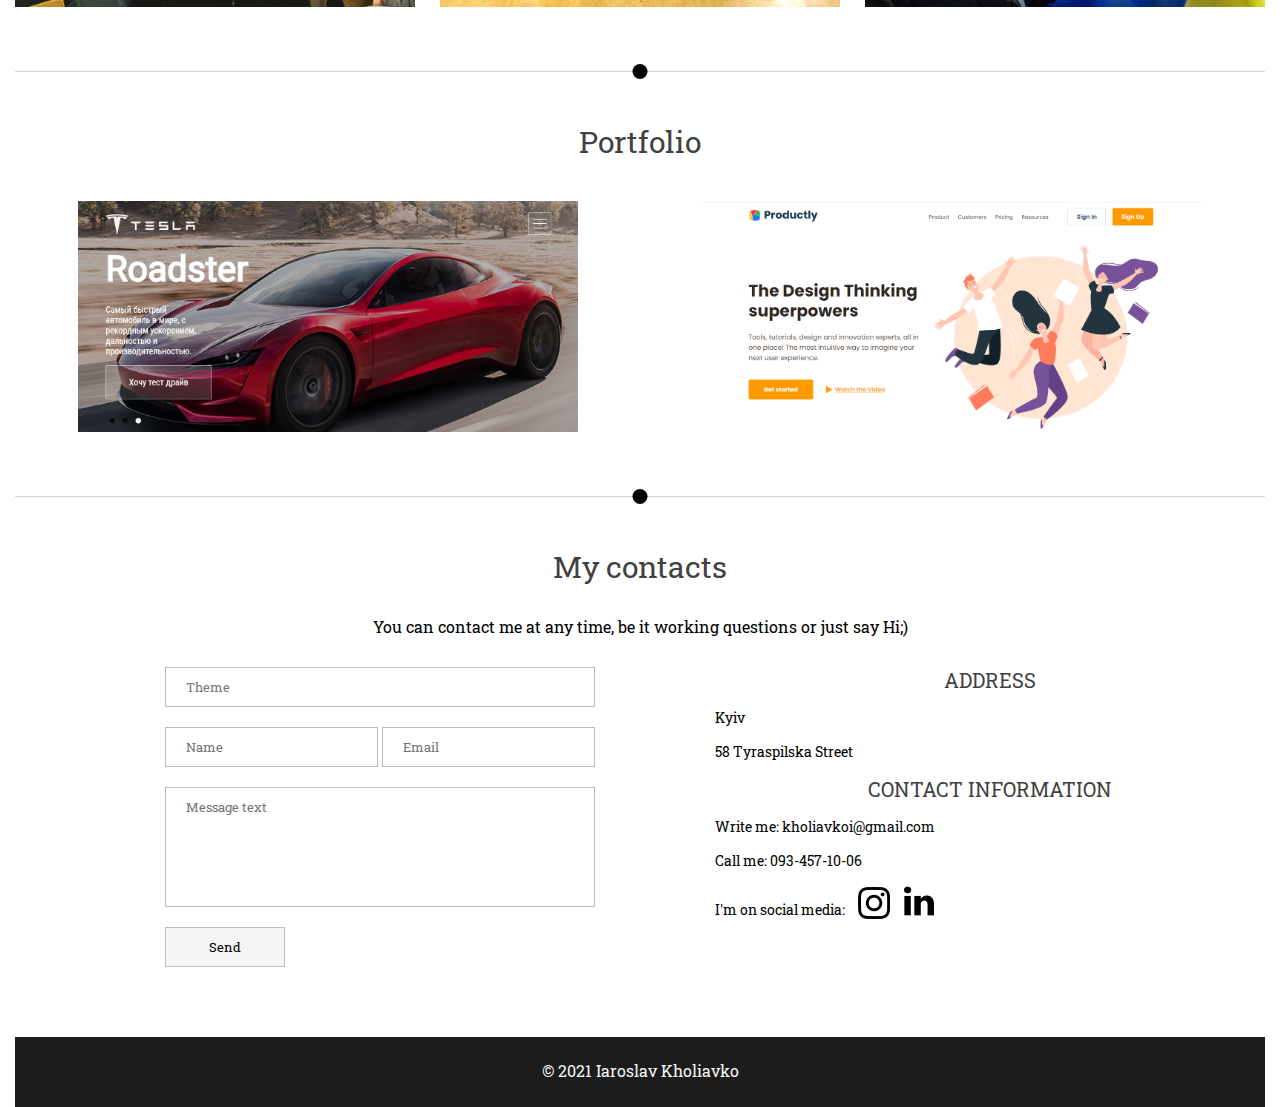
<file: index-eng.html>
<!DOCTYPE html>
<html lang="en">
<head>
    <meta charset="UTF-8">
    <meta name="viewport" content="width=device-width, initial-scale=1.0">
    <title>Iaroslav Kholiavko. Front-end Developer</title>
    <link rel="preconnect" href="https://fonts.gstatic.com">
    <link href="https://fonts.googleapis.com/css2?family=Roboto+Slab:wght@400;700&display=swap" rel="stylesheet">
    <link rel="stylesheet" href="style.css">
    <link rel="stylesheet" href="media.css">
</head>
<body>
    <header class="header" id="top">
        <div class="container">
            <div class="header__menu">
                <ul>
                    <li>
                        <a href="#main"><img class="header__menu-img" src="images/main.png" alt="main"><span>Main</span></a>
                    </li>
                    <li>
                        <a href="#about"><img class="header__menu-img" src="images/about-me.png" alt="about-me"><span>About me</span></a>
                    </li>
                    <li>
                        <a href="#portfolio"><img class="header__menu-img" src="images/portfolio.png" alt="portfolio"><span>Portfolio</span></a>
                    </li>
                    <li>
                        <a href="#contacts"><img class="header__menu-img" src="images/contact.png" alt="contacts"><span>Contacts</span></a>
                    </li>
                </ul>
                <div class="header__menu-lang">
                    <a href="./index.html">Uk</a>
                    <a href="#">En</a>
                </div>
            </div>
            
        </div>
    </header>
    <section class="main"  id="main">
        <div class="container">
            <div class="main__info">
                <div class="main__info-text">
                    <h1>Hello!</h1>
                    <h2>My name is Iaroslav</h2>
                    <p>And i`m - Front-end Developer</p>
                </div>
            </div>
        </div>
    </section>
    <section class="about-me">
        <div class="container">
            <div class="about-me__info">
                <div class="about-me__info-name">
                   <span id="about">About me</span>
                   <span>Iaroslav Kholiavko</span>
                   <span>28 years old</span>
                </div>
                <div class="about-me__info-education">
                    <table>
                       <tr>
                           <th class="educ" colspan="4">Education</th>
                       </tr>
                       <tr>
                           <th>University</th>
                           <th>Speciality</th>
                           <th>Years of study</th>
                           <th>Qualification degree</th>
                       </tr>
                       <tr>
                           <td>Kyiv National Economic University after Vadym Hetman</td>
                           <td>Finances</td>
                           <td>2010-2014</td>
                           <td>Master</td>
                       </tr>
                        <tr>
                            <td>Open International University "Ukraine"</td>
                            <td>Jurisprudence</td>
                            <td>2012-2016</td>
                            <td>Bachelor</td>
                        </tr>
                    </table>
                    <table>
                       <tr>
                           <th class="educ"colspan="4">Achievement</th>
                       </tr>
                       <tr>
                           <th>Name</th>
                           <th>Direction</th>
                           <th>Year of passage</th>
                           <th>Level</th>
                       </tr>
                       <tr>
                           <td>IT Education Academy</td>
                           <td>Front-end Development</td>
                           <td>2021</td>
                           <td>Junior Front-end Developer</td>
                       </tr>
                        <tr>
                            <td>The first Cambridge Education Center</td>
                            <td>English language</td>
                            <td>2015</td>
                            <td>Advanced</td>
                        </tr>
                    </table>
               </div>
               <div class="about-me__info-skills">
                    <span>My skills</span>
                    <ul class="about-me__info-skills__block">
                       <li class="about-me__info-skills__block-item html-css">HTML/CSS</li>
                       <li class="about-me__info-skills__block-item js">JS</li>
                       <li class="about-me__info-skills__block-item bs">Bootstrap</li>
                       <li class="about-me__info-skills__block-item git">Git</li>
                       <li class="about-me__info-skills__block-item pfa">PS/Figma/Avocode</li>
                       <li class="about-me__info-skills__block-item bem">BEM</li>
                    </ul>
               </div>
                <div class="about-me__info-hobby">
                    <div class="about-me__info-hobby-text">
                        <span>Hobby</span>
                        <p>One of the favourites is.....snowboarding!</p>
                        <p>This video will show why I love it</p>
                    </div>
                    <div class="about-me__info-hobby-video">
                        <iframe width="660" height="315" src="https://www.youtube.com/embed/fcH6beWA3vE" frameborder="0"
                        allow="accelerometer; autoplay; clipboard-write; encrypted-media; gyroscope; picture-in-picture"
                        allowfullscreen></iframe>
                    </div>
                    <div class="about-me__info-hobby__football">
                        <p>And I also love football very much: sometimes watch, or I can play ;)</p>
                        <div class="about-me__info-hobby__football-photo">
                            <div class="about-me__info-hobby__football-photo-item"><img src="images/foot1.JPG" alt="photo"></div>
                            <div class="about-me__info-hobby__football-photo-item"><img src="images/foot2.JPG" alt="photo"></div>
                            <div class="about-me__info-hobby__football-photo-item"><img src="images/foot3.JPG" alt="photo"></div>
                        </div>
                    </div>
                </div>
            </div>
        </div>
    </section>
    <section class="portfolio" id="portfolio">
        <div class="container">
            <div class="portfolio__block">
                <span>Portfolio</span>
                <div class="portfolio__block-exmpl">
                    <div class="portfolio__block-exmpl-item"><a target="blank" href="../Tesla/index.html"><img src="images/tesla.png" alt=""></a></div>
                    <div class="portfolio__block-exmpl-item"><a target="blank" href="../productly/start/index.html"><img src="images/productly.png" alt=""></a></div>
                </div>
            </div>
        </div>
    </section>
    <section class="contacts" id="contacts">
        <div class="container">
            <div class="contacts__block">
                <span>My contacts</span>
                <p>You can contact me at any time, be it working questions or just say Hi;)</p>
                <div class="contacts__block-info">
                    <div class="contacts__block-info__form">
                        <form method="GET">
                            <input class="contacts__block-info__form-theme" type="text" value="" name="theme" placeholder="Theme">
                            <div>
                                <input class="contacts__block-info__form-name" type="text" name="name" placeholder="Name" value="">
                                <input class="contacts__block-info__form-email" type="text" name="email" placeholder="Email" value="">
                            </div>
                            <textarea class="contacts__block-info__form-message name="message" name="message" placeholder="Message text"></textarea>
                            <input type="submit" name="submit" id="submit" value="Send">
                        </form>
                    </div>
                    <div class="contacts__block-info__text">
                        <div class="contacts__block-info__text-address">
                            <span>Address</span>
                            <p>Kyiv</p>
                            <p>58 Tyraspilska Street</p>
                        </div>
                        <div class="contacts__block-info__text-info">
                            <span>Contact Information</span>
                            <p>
                                Write me:
                                <a href="mailto:kholiavkoi@gmail.com">kholiavkoi@gmail.com</a>
                            </p>
                            <p> Call me:
                                <a href="tel:+380934571006">093-457-10-06</a>
                            </p>
                            <p> 
                                I'm on social media:
                                <a class="instagram" href="https://www.instagram.com/i_kholiavko/" target="blank"></a>
                                <a class="linked" href="https://www.linkedin.com/in/%D1%8F%D1%80%D0%BE%D1%81%D0%BB%D0%B0%D0%B2-%D1%85%D0%BE%D0%BB%D1%8F%D0%B2%D0%BA%D0%BE-5310471bb/" target="blank"></a>
                            </p>
                        </div>
                    </div>
                </div>
            </div>
        </div>
    </section>
    <footer class="footer">
        <div class="container">
            <div class="footer-copy">
                &copy; 2021 Iaroslav Kholiavko
            </div>
        </div>
    </footer>
    <a href="#top"><button id="button"></button></a>
</body>
</html>
</file>
<file: style.css>
* {
  margin: 0;
  padding: 0;
  box-sizing: border-box;
  font-family: "Roboto Slab", serif;
}

.container {
  max-width: 1280px;
  margin: auto;
  padding: 0 15px;
}
.header__menu {
  display: flex;
  margin: auto;
  justify-content: center;
  padding: 10px 0;
  background-color: rgba(0, 0, 0, 0.89);
}
.header__menu li {
  margin: 0 50px;
  transition: ease-out 1s;
}
.header__menu li:hover {
  transform: scale(1.2);
}
.header__menu li:hover span {
  color: rgb(122, 121, 121);
}
.header__menu ul {
  list-style: none;
  display: flex;
}
.header__menu a {
  text-decoration: none;
  color: #f5f5f5;
}
.header__menu-img {
  width: 30px;
  height: 30px;
  display: flex;
  margin: auto;
}
.header__menu span {
  margin-top: 10px;
  display: block;
  font-weight: 700;
  transition: ease-out 0.3s;
}
.header__menu-lang {
  display: flex;
  margin-top: 13px;
}
.header__menu-lang a {
  padding: 10px;
  font-size: 12px;
  position: relative;
  transition: all 0.5s;
}
.header__menu-lang a:hover {
  color: #7c7c7c;
}

.main__info {
  background-image: url(images/main-bg.jpg);
  background-repeat: no-repeat;
  height: 100vh;
  background-size: cover;
  position: relative;
}
.main__info-text {
  width: 240px;
  text-align: center;
  position: absolute;
  top: 150px;
  right: 280px;
}
h1 {
  font-size: 56px;
  margin-bottom: 10px;
  transform: translateX(-50%);
  transition: ease-out 1s;
  text-shadow: 2px 3px 5px rgb(71, 71, 71);
}
h2 {
  font-size: 36px;
  margin-bottom: 10px;
  transform: translateX(50%);
  transition: ease-out 1.5s;
  text-shadow: 2px 3px 5px rgb(71, 71, 71);
}
.main__info-text p {
  font-size: 32px;
  margin-bottom: 10px;
  transform: translateX(-30%);
  transition: ease-out 2s;
  display: inline-block;
  color: #f5f5f5;
  text-shadow: 2px 3px 5px rgb(0, 0, 0);
}
.about-me__info-name {
  padding-top: 60px;
  text-align: center;
  border-bottom: 1px solid #a7a7a77c;
  position: relative;
}
.about-me__info-name::after {
  content: "";
  position: absolute;
  width: 15px;
  height: 15px;
  background-color: #050505;
  border-radius: 50%;
  bottom: -8px;
  left: 50%;
  transform: translateX(-50%);
}
.about-me__info-name span {
  display: block;
  margin-bottom: 10px;
}
.about-me__info-name span:first-child {
  font-size: 40px;
  color: #050505;
}
.about-me__info-name span + span {
  font-size: 30px;
  color: #414141;
}
.about-me__info-name span:last-child {
  margin-bottom: 50px;
}
.about-me__info-education {
  border-bottom: 1px solid #a7a7a77c;
  position: relative;
}
.about-me__info-education::after {
  content: "";
  position: absolute;
  width: 15px;
  height: 15px;
  background-color: #050505;
  border-radius: 50%;
  bottom: -8px;
  left: 50%;
  transform: translateX(-50%);
}
table {
  margin: 50px auto;
  height: 200px;
  text-align: center;
}
table td {
  width: 25%;
}
table tr:last-child {
  margin-bottom: 50px;
}
.educ {
  font-size: 28px;
  color: #414141;
  font-weight: 400;
}
.about-me__info-skills {
  margin-top: 50px;
  border-bottom: 1px solid #a7a7a77c;
  position: relative;
}
.about-me__info-skills::after {
  content: "";
  position: absolute;
  width: 15px;
  height: 15px;
  background-color: #050505;
  border-radius: 50%;
  bottom: -8px;
  left: 50%;
  transform: translateX(-50%);
}
.about-me__info-skills span {
  font-size: 30px;
  display: block;
  text-align: center;
  color: #414141;
}
.about-me__info-skills__block {
  margin: 20px auto 60px;
  width: 500px;
  list-style: none;
}
.about-me__info-skills__block-item {
  margin-bottom: 30px;
  border-bottom: 1px solid rgb(172, 172, 172);
  position: relative;
  padding-bottom: 10px;
  cursor: pointer;
  transition: ease-out 0.3s;
}
.about-me__info-skills__block-item:hover {
  color: #b70021;
  transform: scale(1.2);
  margin-left: 24px;
}

.about-me__info-skills__block-item:after {
  content: "";
  border-bottom: 2px solid rgb(0, 0, 0);
  position: absolute;
  width: 0;
  transition: ease-out 0.3s;
  left: 0;
  bottom: -1px;
}
.about-me__info-skills__block-item.html-css::after {
  width: 90%;
}
.about-me__info-skills__block-item.js::after {
  width: 30%;
}
.about-me__info-skills__block-item.bs::after {
  width: 20%;
}
.about-me__info-skills__block-item.git::after {
  width: 70%;
}
.about-me__info-skills__block-item.pfa::after {
  width: 90%;
}
.about-me__info-skills__block-item.bem::after {
  width: 80%;
}
.about-me__info-skills__block-item:hover::after {
  border-bottom: 2px solid #b70021;
}
.about-me__info-hobby {
  text-align: center;
  margin: 50px auto;
  border-bottom: 1px solid #a7a7a77c;
  position: relative;
}
.about-me__info-hobby::after {
  content: "";
  position: absolute;
  width: 15px;
  height: 15px;
  background-color: #050505;
  border-radius: 50%;
  bottom: -8px;
  left: 50%;
  transform: translateX(-50%);
}
.about-me__info-hobby span {
  font-size: 30px;
  display: block;
  text-align: center;
  color: #414141;
  margin-bottom: 10px;
}
.about-me__info-hobby p {
  margin: 20px 0;
}
.about-me__info-hobby-video {
  margin-bottom: 50px;
}
.about-me__info-hobby__football-photo {
  display: flex;
  justify-content: space-between;
  margin-bottom: 60px;
}
.about-me__info-hobby__football-photo-item img {
  width: 400px;
  height: 300px;
}

.portfolio__block {
  border-bottom: 1px solid #a7a7a77c;
  margin-bottom: 50px;
  position: relative;
}
.portfolio__block::after {
  content: "";
  position: absolute;
  width: 15px;
  height: 15px;
  background-color: #050505;
  border-radius: 50%;
  bottom: -8px;
  left: 50%;
  transform: translateX(-50%);
}
.portfolio__block span {
  font-size: 30px;
  display: block;
  text-align: center;
  color: #414141;
  margin-bottom: 40px;
}
.portfolio__block-exmpl {
  display: flex;
  justify-content: space-around;
}
.portfolio__block-exmpl-item img {
  width: 500px;
  transition: all 0.5s;
}
.portfolio__block-exmpl-item img:hover {
  transform: scale(1.1);
}
.portfolio__block-exmpl-item img:last-child {
  margin-bottom: 60px;
}
.contacts__block span {
  font-size: 30px;
  display: block;
  text-align: center;
  color: #414141;
  margin-bottom: 30px;
}
.contacts__block p {
  text-align: center;
  margin-bottom: 30px;
}
.contacts__block-info {
  display: flex;
  justify-content: space-around;
  margin-bottom: 50px;
}
.contacts__block-info__form {
  margin-left: 150px;
}
.contacts__block-info__form-theme {
  width: 430px;
  height: 40px;
}
input,
textarea {
  outline: none;
  padding: 10px 20px;
  border: 1px solid #bdbdbd;
  margin-bottom: 20px;
}
textarea {
  width: 430px;
  height: 120px;
  display: block;
  resize: none;
}
input[type="submit"] {
  transition: ease-out 0.5s;
  cursor: pointer;
  background-color: #f5f5f5;
  width: 120px;
}
input[type="submit"]:hover {
  color: #f5f5f5;
  background-color: #050505;
}
.contacts__block-info__text,
.contacts__block-info__form {
  width: 50%;
}
.contacts__block-info__text span {
  font-size: 20px;
  text-transform: uppercase;
}
.contacts__block-info__text p {
  text-align: left;
  font-size: 14px;
}
.contacts__block-info__form-name,
.contacts__block-info__form-email {
  width: 213px;
}
.contacts__block-info__text-info a {
  text-decoration: none;
  color: #050505;
  transition: ease-out 0.3s;
}
.contacts__block-info__text-info a:hover {
  color: #7a7a7a;
}
.contacts__block-info__text span,
.contacts__block-info__text p {
  margin-bottom: 15px;
}
.instagram {
  background-image: url(images/instagram.png);
  width: 32px;
  height: 32px;
  display: inline-block;
  background-repeat: no-repeat;
  transition: ease-out 0.5s;
  margin-left: 10px;
  margin-bottom: -4px;
}
.instagram:hover {
  background-image: url(images/instagram-hover.png);
}
.linked {
  background-image: url(images/linked.png);
  width: 32px;
  height: 32px;
  display: inline-block;
  background-repeat: no-repeat;
  transition: ease-out 0.5s;
  margin-left: 10px;
  margin-bottom: -2px;
}
.linked:hover {
  background-image: url(images/linked-hover.png);
}
.footer-copy {
  background-color: rgba(0, 0, 0, 0.89);
  height: 70px;
  color: #f5f5f5;
  text-align: center;
  line-height: 68px;
}
#button {
  display: inline-block;
  width: 32px;
  height: 32px;
  border-radius: 4px;
  position: fixed;
  bottom: 20px;
  left: 47px;
  transition: ease-out 0.3s;
  background-image: url(images/fast-forward.png);
  background-repeat: no-repeat;
  outline: none;
  border: none;
  cursor: pointer;
  background-color: transparent;
}
#button:hover {
  background-image: url(images/fast-forward-hover.png);
  transform: translateY(-5px);
}
</file>
<file: media.css>
@media (max-width: 1260px) {
  .about-me__info-hobby__football-photo-item img {
    width: 350px;
    height: 250px;
  }
}
@media (max-width: 1100px) {
  .main__info-text h1,
  .main__info-text h2,
  .main__info-text p {
    transform: none;
  }
  .main__info-text {
    right: 15%;
  }
  .about-me__info-hobby__football-photo-item img {
    width: 300px;
    height: 210px;
  }
  .portfolio__block-exmpl-item img {
    width: 380px;
  }
  .contacts__block-info__form {
    margin-left: 50px;
  }
}
@media (max-width: 970px) {
  .about-me__info-hobby__football-photo {
    justify-content: center;
    flex-direction: column;
  }
  .about-me__info-hobby__football-photo-item img {
    width: 400px;
    height: 300px;
    margin-bottom: 10px;
  }
  .contacts__block-info {
    flex-direction: column;
    align-items: center;
  }
  .contacts__block-info__form {
    margin: 0 auto;
  }
  .contacts__block-info__form-theme,
  textarea {
    width: 99%;
  }
  .contacts__block-info__form-name,
  .contacts__block-info__form-email {
    width: 49%;
  }
  input[type="submit"] {
    margin: 10px auto 20px;
    display: block;
  }
}
@media (max-width: 815px) {
  .header__menu li {
    margin: 0 20px;
  }
  .main__info-text h1 {
    font-size: 32px;
  }
  .main__info-text h2 {
    font-size: 28px;
  }
  .main__info-text p {
    font-size: 26px;
  }
  .main__info-text {
    right: 5%;
  }
  #button {
    left: 11px;
  }
  .about-me__info-education * {
    font-size: 12px;
  }
  .about-me__info-name {
    padding-top: 30px;
  }
  .about-me__info-education table {
    margin: 20px auto;
  }
  .about-me__info-skills {
    margin-top: 20px;
  }
  .portfolio__block-exmpl {
    flex-wrap: wrap;
  }
  .portfolio__block-exmpl-item img:hover {
    transform: scale(1);
  }
}
@media (max-width: 710px) {
  .header__menu span {
    font-size: 10px;
  }
  .main__info {
    background-position-x: -190px;
  }
  .about-me__info-hobby-video iframe {
    width: 400px;
    height: 200px;
  }
  .contacts__block-info__form-name,
  .contacts__block-info__form-email {
    width: 99%;
  }
}
@media (max-width: 575px) {
  .header__menu span {
    margin-top: 0;
  }
  .header__menu-lang a {
    padding: 5px;
    font-size: 10px;
  }
  .about-me__info-education * {
    font-size: 10px;
  }
  .about-me__info-name span:first-child {
    font-size: 30px;
  }
  .about-me__info-name span + span {
    font-size: 24px;
  }
  .about-me__info-skills span {
    font-size: 24px;
  }
  .about-me__info-skills__block {
    width: 100%;
    margin: 20px auto;
  }
  .about-me__info-skills__block-item:hover {
    transform: scale(1);
    margin-left: 0;
  }
  .about-me__info-hobby {
    margin: 20px auto;
  }
  .about-me__info-hobby span {
    font-size: 24px;
  }
  .about-me__info-hobby__football-photo {
    margin-bottom: 30px;
  }
  .portfolio__block {
    margin-bottom: 30px;
  }
  .portfolio__block span {
    font-size: 24px;
  }
  .portfolio__block-exmpl-item img:last-child {
    margin-bottom: 30px;
  }
  .contacts__block span {
    font-size: 18px;
  }
  .contacts__block p {
    font-size: 14px;
  }
  .contacts__block-info__text,
  .contacts__block-info__form {
    width: 100%;
  }
}
@media (max-width: 460px) {
  .header__menu span {
    display: none;
  }
  .header__menu li {
    margin: 0 10px;
  }
  .header__menu-img {
    margin: 10px;
  }
  .header__menu-lang {
    margin-top: 3px;
    flex-direction: column;
  }
  .main__info-text h1,
  .main__info-text h2 {
    color: #f5f5f5;
  }
  .about-me__info-education * {
    font-size: 8px;
  }
  .about-me__info-hobby-video iframe {
    width: 280px;
    height: 150px;
  }
  .about-me__info-hobby__football-photo-item img {
    width: 280px;
    height: 210px;
  }
  .portfolio__block-exmpl-item img {
    width: 280px;
  }
  @media (max-width: 350px) {
  .header__menu-img {
    margin: 10px 0;
  }
}
</file>
<file: Tesla/css/style.css>
* {
  box-sizing: border-box;
}

a {
  color: #fff;
  text-decoration: none;
}

body {
  background-color: #0b0b0b;
  color: #fff;
  font-size: 24px;
  line-height: 28px;
  font-family: "Roboto Condensed", sans-serif;
  font-weight: 400;
}

.header {
  height: 100vh;
  position: absolute;
  z-index: 5;
  background: rgba(0, 0, 0, 0.3);
  left: 0;
  right: 0;
}

.container {
  padding: 0 15px;
  max-width: 1230px;
  margin: 0 auto;
}

.header-top {
  display: flex;
  justify-content: space-between;
}

.logo {
  padding-top: 36px;
  margin-bottom: 29px;
}

.header-btn {
  width: 60px;
  height: 60px;
  border: 1px solid #fff;
  margin-top: 31px;
  background: rgba(255, 255, 255, 0.1);
  cursor: pointer;
  display: flex;
  flex-direction: column;
  align-items: center;
  justify-content: center;
}

.header-btn div {
  width: 36px;
  height: 2px;
  background-color: #fff;
  margin: 5px 0;
}

.header-content__title {
  font-family: "Roboto", sans-serif;
  font-size: 96px;
  line-height: 112px;
  margin-bottom: 40px;
}

.header-content__text {
  width: 284px;
  margin-bottom: 25px;
}

.button {
  display: inline-block;
  border: 1px solid #fff;
  padding: 30px 62px;
  background: rgba(255, 255, 255, 0.15);
  transition: all 0.5s;
}

.button:hover {
  background: #770302;
}

.menu {
  background-color: #000;
  position: absolute;
  top: 0;
  left: -100%;
  width: 100%;
  transition: all 0.5s;
  z-index: 7;
}

.menu.active {
  left: 0;
}

.container-menu {
  position: relative;
}

.close-btn {
  width: 50px;
  height: 50px;
  position: absolute;
  top: 31px;
  right: 15px;
  cursor: pointer;
}

.close-btn::after,
.close-btn::before {
  content: "";
  position: absolute;
  width: 70px;
  height: 2px;
  background-color: #fff;
  transform-origin: left;
}

.close-btn::after {
  transform: rotate(45deg);
}

.close-btn::before {
  transform: rotate(-45deg);
  bottom: -2px;
}

.menu-list {
  height: 100vh;
  display: flex;
  align-items: center;
}

.menu-list ul {
  list-style: none;
}

.menu-list a {
  font-size: 48px;
  line-height: 56px;
  font-weight: 700;
  padding: 30px 25px 14px 0;
  border-bottom: 3px solid #b70021;
  display: inline-block;
  min-width: 368px;
  transition: all 0.5s;
}

.menu-list a:hover {
  border-color: #fff;
  color: #b70021;
  transform: scale(1.2);
  margin-left: 37px;
}

.slider__item {
  height: 100vh;
  background-repeat: no-repeat;
  background-size: cover;
  background-position: center;
}

.slider .slick-dots button {
  width: 15px;
  height: 15px;
  border-radius: 50%;
  background-color: #0b0b0b;
  border: none;
  padding: 0;
  font-size: 0;
  cursor: pointer;
  outline: none;
}

.slider .slick-dots .slick-active button {
  background-color: #fff;
}

.slider .slick-dots li {
  display: inline-block;
  margin: 0 10px;
}

.slider .slick-dots {
  margin: -55px auto 0;
  position: relative;
  z-index: 6;
  max-width: 1230px;
  padding: 0 15px;
}

.statistics {
  margin: 160px 0 100px;
}

.statistics-items {
  display: flex;
  justify-content: space-around;
  text-align: center;
}

.statistics-item__title {
  margin-bottom: 19px;
}

.statistics-item__num {
  font-size: 96px;
  line-height: 112px;
  margin-bottom: 7px;
  font-family: "Roboto", sans-serif;
}

.statistics-item__num span {
  font-size: 24px;
  line-height: 28px;
  margin-left: -20px;
}

.statistics-item__descr {
  color: #b70021;
}

.statistics-item__num--speed span {
  display: inline-block;
  position: relative;
}

.statistics-item__num--speed span::before {
  content: "+";
  position: absolute;
  top: -60px;
}

.video {
  margin-bottom: 100px;
}

.advantages-inner__row {
  margin-bottom: 100px;
  justify-content: space-between;
  display: flex;
  align-items: center;
  position: relative;
}

.advantages__title {
  font-size: 36px;
  line-height: 42px;
  color: #b70021;
  position: absolute;
  top: 0;
}

.advantages__title--bottom {
  right: 0;
  bottom: 0;
  top: auto;
}

.advantages__text {
  width: 303px;
}

.advantages__text ul {
  list-style: none;
}

.advantages-deskr {
  max-width: 570px;
  width: 100%;
}

.design__images {
  margin-bottom: 100px;
}

.design-row {
  display: flex;
  justify-content: space-between;
  margin-bottom: 100px;
}

.design-row__item {
  max-width: 570px;
  width: 100%;
  padding-right: 15px;
  display: flex;
  justify-content: space-between;
}

.design-row__item-num {
  color: #b70021;
}

.design-row__item-text {
  max-width: 430px;
  padding-top: 25px;
}

.footer {
  background-color: #690102;
  padding: 83px 0 20px;
}

.footer-btn {
  text-align: center;
  margin-bottom: 83px;
}

.footer-btn .button:hover {
  background-color: #0b0b0b;
}

.footer-copy {
  text-align: center;
  font-weight: 700;
}

.footer-copy ul {
  list-style: none;
}

.footer-copy li {
  display: inline-block;
  padding: 0 10px;
  position: relative;
}

.footer-copy li + li::before {
  content: "|";
  position: absolute;
  left: -5px;
}
</file>
<file: Tesla/css/media.css>
@media (max-width: 1220px) {
  .advantages__text {
    padding-left: 20px;
  }
  .design__images img {
    width: 100%;
  }
}
@media (max-width: 1120px) {
  .design-row {
    display: block;
  }
  .design-row__item {
    max-width: 100%;
  }
  .design-row__item-text {
    max-width: 100%;
  }
  .design__images,
  .design-row {
    margin-bottom: 50px;
  }
  .design-row__item {
    margin-bottom: 30px;
    padding-right: 0;
  }
}
@media (max-width: 930px) {
  .advantages-inner__row {
    flex-wrap: wrap;
    justify-content: center;
    margin-bottom: 25px;
  }
  .advantages__title {
    position: static;
  }
  .advantages-deskr {
    text-align: center;
    display: flex;
    flex-direction: column-reverse;
  }
  .advantages__text {
    margin: 25px auto;
    padding-left: 0;
  }
  .advantages-inner__row--mobile .advantages-deskr {
    order: -1;
  }
}

@media (max-width: 820px) {
  .statistics-items {
    flex-wrap: wrap;
  }
  .statistics-item {
    padding: 50px;
  }
}
@media (max-width: 650px) {
  .advantages__img img {
    width: 100%;
  }
}
@media (max-width: 410px) {
  .logo img {
    width: 200px;
  }
  .header-content__title {
    font-size: 70px;
    line-height: 85px;
    margin-top: 20px;
  }
  .menu-list a {
    font-size: 30px;
    line-height: 44px;
    padding: 19px 10px 14px 0;
    display: block;
    min-width: 100%;
  }
  .menu-list ul {
    min-width: 100%;
    display: block;
  }
  .statistics-item {
    padding: 25px 0;
  }
  .statistics {
    margin: 110px 0 50px;
  }
  .button {
    padding: 20px 45px;
  }
  .video {
    margin-bottom: 50px;
  }
  body {
    font-size: 20px;
    line-height: 24px;
  }
  .advantages__text {
    width: 100%;
  }
} ;
</file>
<file: productly/start/css/style.css>
* {
  box-sizing: border-box;
}

body {
  font-family: "Poppins", sans-serif;
  font-weight: 500px;
  color: #544837;
  font-size: 16px;
  line-height: 26px;
}

button {
  font-family: "Poppins", sans-serif;
  font-weight: 700;
  font-size: 16px;
  line-height: 24px;
  cursor: pointer;
}

.title {
  color: #2f281e;
}
.container {
  max-width: 1124px;
  margin: 0 auto;
  padding: 0 10px;
}

.header__inner {
  display: flex;
  justify-content: space-between;
  align-items: center;
  height: 78px;
}

.menu {
  margin-left: auto;
}

.menu__list {
  display: flex;
}

.menu__list-item + .menu__list-item {
  margin-left: 24px;
}

.menu__list-link {
  color: #2f281e;
  font-size: 14px;
  line-height: 28px;
  text-decoration: none;
  font-weight: 400px;
}

.user-nav {
  margin-left: 52px;
  margin-right: 13px;
}

.user-nav_link {
  color: #173a56;
  font-weight: 600;
  font-size: 16px;
  line-height: 24px;
  padding: 11px 23px;
  border: 1px solid #bcd0e5;
  box-sizing: border-box;
  border-radius: 4px;
  text-decoration: none;
}

.user-nav_link + .user-nav_link {
  margin-left: 14px;
  border-color: transparent;
  background-color: #ff9900;
  color: #fff;
}

.top__inner {
  padding: 133px 0 80px;
  background-image: url(../images/top-bg.svg);
  background-repeat: no-repeat;
  background-position: bottom right;
}

.top__title {
  font-weight: bold;
  font-size: 44px;
  line-height: 54px;
  margin-bottom: 30px;
  max-width: 518px;
}

.top__text {
  font-weight: 400px;
  line-height: 28px;
  font-size: 18px;
  margin-bottom: 45px;
  max-width: 460px;
}

.top__btn {
  display: inline-block;
  color: #fff;
  background-color: #ff9900;
  border-radius: 4px;
  padding: 15px 41px 14px;
  margin-right: 30px;
  border: none;
}

.top__link {
  line-height: 24px;
  display: inline-block;
  font-weight: 600;
  color: #ff9900;
  padding-left: 25px;
  position: relative;
}

.top__link::before {
  content: "";
  position: absolute;
  top: 2px;
  left: 0;
  width: 17px;
  height: 19px;
  background-image: url(../images/play-icon.svg);
}

.tools {
  padding-top: 110px;
}

.tools__title {
  text-align: center;
  max-width: 539px;
  margin: 0 auto 46px;
  font-size: 36px;
  line-height: 54px;
  font-weight: 700;
  padding: 0 10px;
}

.tools__inner {
  padding-bottom: 90px;
  background-image: url(../images/tools-bg.svg);
  background-repeat: no-repeat;
  background-position: center bottom;
  background-size: cover;
}

.tools__items {
  display: flex;
  justify-content: space-between;
  padding: 8px 16px 0;
  margin-bottom: 60px;
}

.tools__item {
  width: 240px;
}

.tools__item-img {
  margin-bottom: 30px;
}

.tools__item-title {
  font-size: 22px;
  line-height: 33px;
  font-weight: 600;
  margin-bottom: 13px;
}

.tools__link {
  background-color: #ff9900;
  display: block;
  padding: 15px 32px 14px;
  border-radius: 4px;
  font-weight: 700;
  color: #fff;
  text-decoration: none;
  line-height: 24px;
  width: 175px;
  margin: 0 auto;
}

.direction {
  padding: 120px 0 100px;
}

.direction__item {
  display: flex;
  justify-content: space-between;
  margin-bottom: 100px;
}

.direction__item-content {
  max-width: 486px;
}

.direction__item-pretitle {
  margin-bottom: 3px;
}

.direction__item-title {
  font-weight: 700;
  font-size: 36px;
  line-height: 54px;
  margin-bottom: 22px;
}

.direction__item-subtitle {
  font-weight: 700;
  margin-bottom: 12px;
}

.direction__item-titletext {
  margin-bottom: 30px;
}

.direction__item-text {
  margin-bottom: 25px;
}

.direction__list {
  list-style: none;
}

.direction__list-item {
  margin-bottom: 30px;
  padding-left: 65px;
  position: relative;
}

.direction__list-item::before {
  content: "";
  position: absolute;
  left: 0;
  width: 35px;
  height: 35px;
  top: 9px;
  background-image: url(../images/check.svg);
}

.team {
  background-image: url(../images/bg-oval.svg);
  background-repeat: no-repeat;
  background-position: top center;
  background-size: cover;
}

.team__inner {
  padding: 230px 0 380px;
  position: relative;
}

.team__item {
  position: absolute;
  width: 98px;
  height: 98px;
}

.team__item-1 {
  top: 157px;
  right: 95px;
}

.team__item-2 {
  top: 223px;
  left: 0;
}

.team__item-3 {
  bottom: 257px;
  right: 0;
}

.team__item-4 {
  bottom: 223px;
  left: 210px;
}

.team__item-5 {
  bottom: 135px;
  right: 300px;
}

.team__box {
  text-align: center;
  max-width: 542px;
  margin: 0 auto;
}

.team__title {
  font-size: 36px;
  font-weight: 700;
  line-height: 54px;
  margin-bottom: 22px;
}

.team__text {
  color: #567592;
  margin-bottom: 45px;
}
.team__btn {
  background-color: #ff9900;
  border: none;
  border-radius: 4px;
  color: #fff;
  padding: 15px 30px 14px;
}

.team__item-img {
  width: 98px;
  height: 98px;
  border-radius: 50%;
  overflow: hidden;
  object-fit: cover;
}

.team__item-text {
  background-color: #fff;
  padding: 14px 20px 15px;
  color: #2f281e;
  box-shadow: 0px 2px 15px rgba(23, 58, 86, 0.1);
  border-radius: 26px;
  position: absolute;
  top: -30px;
  right: 75px;
  white-space: nowrap;
}

.team__item-text.team__item-text--left {
  top: -41px;
  right: auto;
  left: 62px;
}

.team__item-text--right::after,
.team__item-text--right::before,
.team__item-text--left::before,
.team__item-text--left::after {
  content: "";
  position: absolute;
  background-color: #fff;
  border-radius: 50%;
}

.team__item-text--right::after,
.team__item-text--left::after {
  width: 17px;
  height: 17px;
  bottom: -6px;
  right: 30px;
}

.team__item-text--right::before,
.team__item-text--left::before {
  width: 9px;
  height: 9px;
  bottom: -17px;
  right: 9px;
}

.team__item-text--left::before {
  left: 17px;
  right: auto;
}

.team__item-text--left::after {
  right: auto;
  left: 30px;
}

.blog {
  padding: 30px 0 120px;
}

.blog__title {
  font-size: 34px;
  line-height: 51px;
  font-weight: 700;
  margin-bottom: 9px;
}

.blog__text {
  margin-bottom: 55px;
}

.slider {
  margin: 0 -20px;
}

.slider__item {
  padding: 0 20px;
}

.slider__item-img {
  width: 348px;
  height: 185px;
  object-fit: cover;
  border-top-left-radius: 8px;
  border-top-right-radius: 8px;
  margin-bottom: 25px;
}

.slider__item-info {
  margin-bottom: 12px;
  line-height: 28px;
}

.slider__item-author {
  text-decoration: none;
  font-weight: 700;
  color: #544837;
}

.slider__item-title {
  text-decoration: none;
  font-size: 24px;
  line-height: 34px;
  font-weight: 700;
  transition: all 0.3s;
  margin-bottom: 84px;
  display: inline-block;
}

.slider__item-title:hover {
  color: #ff9900;
}

.slick-dots {
  list-style: none;
  display: flex;
  justify-content: center;
}

.slick-dots button {
  width: 16px;
  height: 16px;
  border-radius: 50%;
  border: none;
  font-size: 0;
  background-color: #efefef;
  padding: 0;
  margin: 0 5px;
}

.slick-dots .slick-active button {
  background-color: #ff9900;
}

.footer__inner {
  padding: 105px 0 100px;
  border-top: 1px solid rgba(188, 208, 229, 0.49);
  display: flex;
  justify-content: space-between;
}

.footer__menu {
  width: 135px;
}

.footer__menu-title,
.footer__form-text {
  margin-bottom: 35px;
  line-height: 30px;
  font-size: 20px;
  font-weight: 400;
  color: #2f281e;
}

.footer__list {
  list-style: none;
}

.footer__menu-link {
  text-decoration: none;
  font-weight: 400;
  font-size: 16px;
  line-height: 35px;
  color: #544837;
}

.footer__form {
  width: 330px;
}

.footer__form-input {
  height: 48px;
  padding: 0 15px;
  box-sizing: border-box;
  border-radius: 4px;
  border: 1px solid #bcd0e5;
  width: 100%;
  margin-bottom: 21px;
  display: inline-block;
}

.footer__form-input::placeholder {
  font-weight: 400;
  font-size: 16px;
  line-height: 28px;
  color: #bcd0e5;
}

.footer__form-btn {
  background-color: #ff9900;
  border-radius: 4px;
  border: none;
  color: #fff;
  padding: 8px 15px 7px;
}

.menu__btn {
  width: 40px;
  height: 30px;
  display: none;
}

.menu__btn span {
  display: block;
  height: 2px;
  width: 100%;
  background-color: #000;
  position: absolute;
  left: 0;
  top: 14px;
}

.menu__btn::after,
.menu__btn::before {
  content: "";
  position: absolute;
  width: 40px;
  height: 2px;
  background-color: #000;
  left: 0;
}

.menu__btn::before {
  top: 0;
}

.menu__btn::after {
  bottom: 0;
}
</file>
<file: productly/start/css/media.css>
@media (max-width: 1240px) {
  .team__item-4 {
    left: 275px;
  }
}

@media (max-width: 1174px) {
  .slider__item-img {
    width: 100%;
    height: 250px;
  }
  .slider {
    margin: 0;
  }
  .slider__item {
    padding: 10px;
  }
}

@media (max-width: 1040px) {
  .team__item-5 {
    bottom: 100px;
  }
}

@media (max-width: 992px) {
  .header__inner {
    flex-wrap: wrap;
    height: auto;
    padding-top: 25px;
  }
  .menu {
    order: 1;
    width: 100%;
  }
  .menu__list {
    justify-content: flex-end;
    padding-top: 30px;
  }
  .top__inner {
    background-image: none;
  }
  .tools__items {
    flex-wrap: wrap;
  }
  .tools__item {
    width: 50%;
    margin-bottom: 30px;
    padding-right: 10px;
  }
  .direction__item-img {
    width: 40%;
  }
}

@media (max-width: 860px) {
  .direction__item-img {
    width: 80%;
    margin: 0 auto 30px;
    order: -1;
  }
  .direction__item {
    flex-wrap: wrap;
  }
  .direction__item-content {
    width: 100%;
  }
  .team__item {
    display: none;
  }
  .team__inner {
    padding: 80px 0;
  }
  .direction {
    padding-bottom: 0;
  }
  .footer__inner {
    flex-wrap: wrap;
  }
  .footer__form {
    width: 100%;
    margin-top: 25px;
  }
}

@media (max-width: 768px) {
  .top__inner {
    padding: 80px 0 60px;
  }
  .tools {
    padding-top: 80px;
  }
  .tools__inner {
    padding-bottom: 60px;
  }
}

@media (max-width: 524px) {
  .header__inner {
    display: block;
  }
  .menu__list {
    display: block;
    position: absolute;
    left: 0;
    right: 0;
    background-color: #fff;
    text-align: center;
    transition: all 0.5s;
    transform: translatey(-300%);
  }
  .menu__list.menu__list--active {
    transform: translatey(0%);
    transition: all 0.5s;
  }
  .menu__list-link {
    display: block;
    padding: 10px 0;
  }
  .menu__btn {
    display: block;
    position: absolute;
    right: 10px;
    top: 25px;
  }
  .user-nav {
    margin-right: 0;
    margin-left: 0;
    text-align: center;
    padding-top: 30px;
  }
  .menu__list-item + .menu__list-item {
    margin-left: 0;
  }
  .top__title {
    line-height: 32px;
    font-size: 27px;
  }
  .top__btn {
    margin-bottom: 20px;
  }
  .tools__item {
    width: 100%;
  }
  .tools__title,
  .direction__item-title,
  .team__title,
  .blog__title {
    font-size: 24px;
    line-height: 30px;
  }
  .direction__item {
    margin-bottom: 40px;
  }
  .slider__item {
    padding: 0;
  }
  .footer .logo {
    width: 100%;
    margin-bottom: 25px;
  }
  .footer__inner {
    justify-content: space-around;
  }
} ;
</file>
